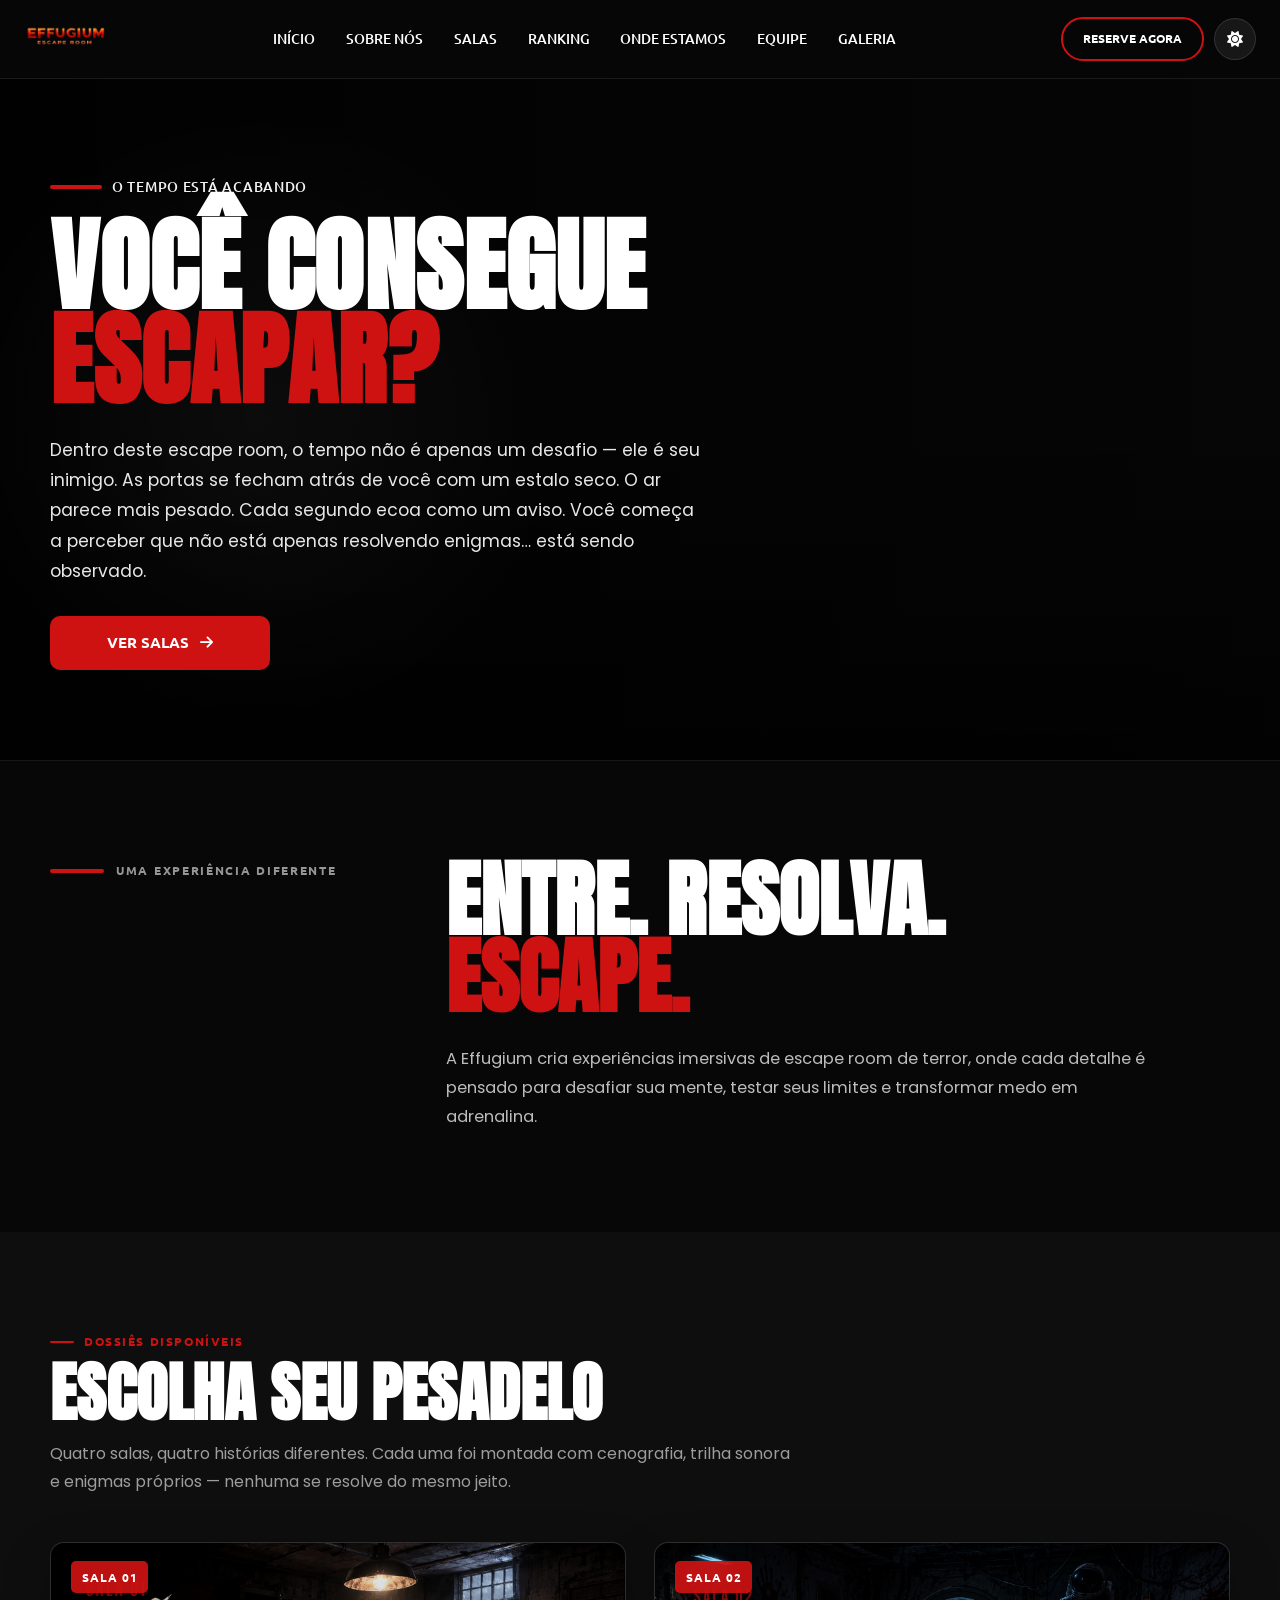
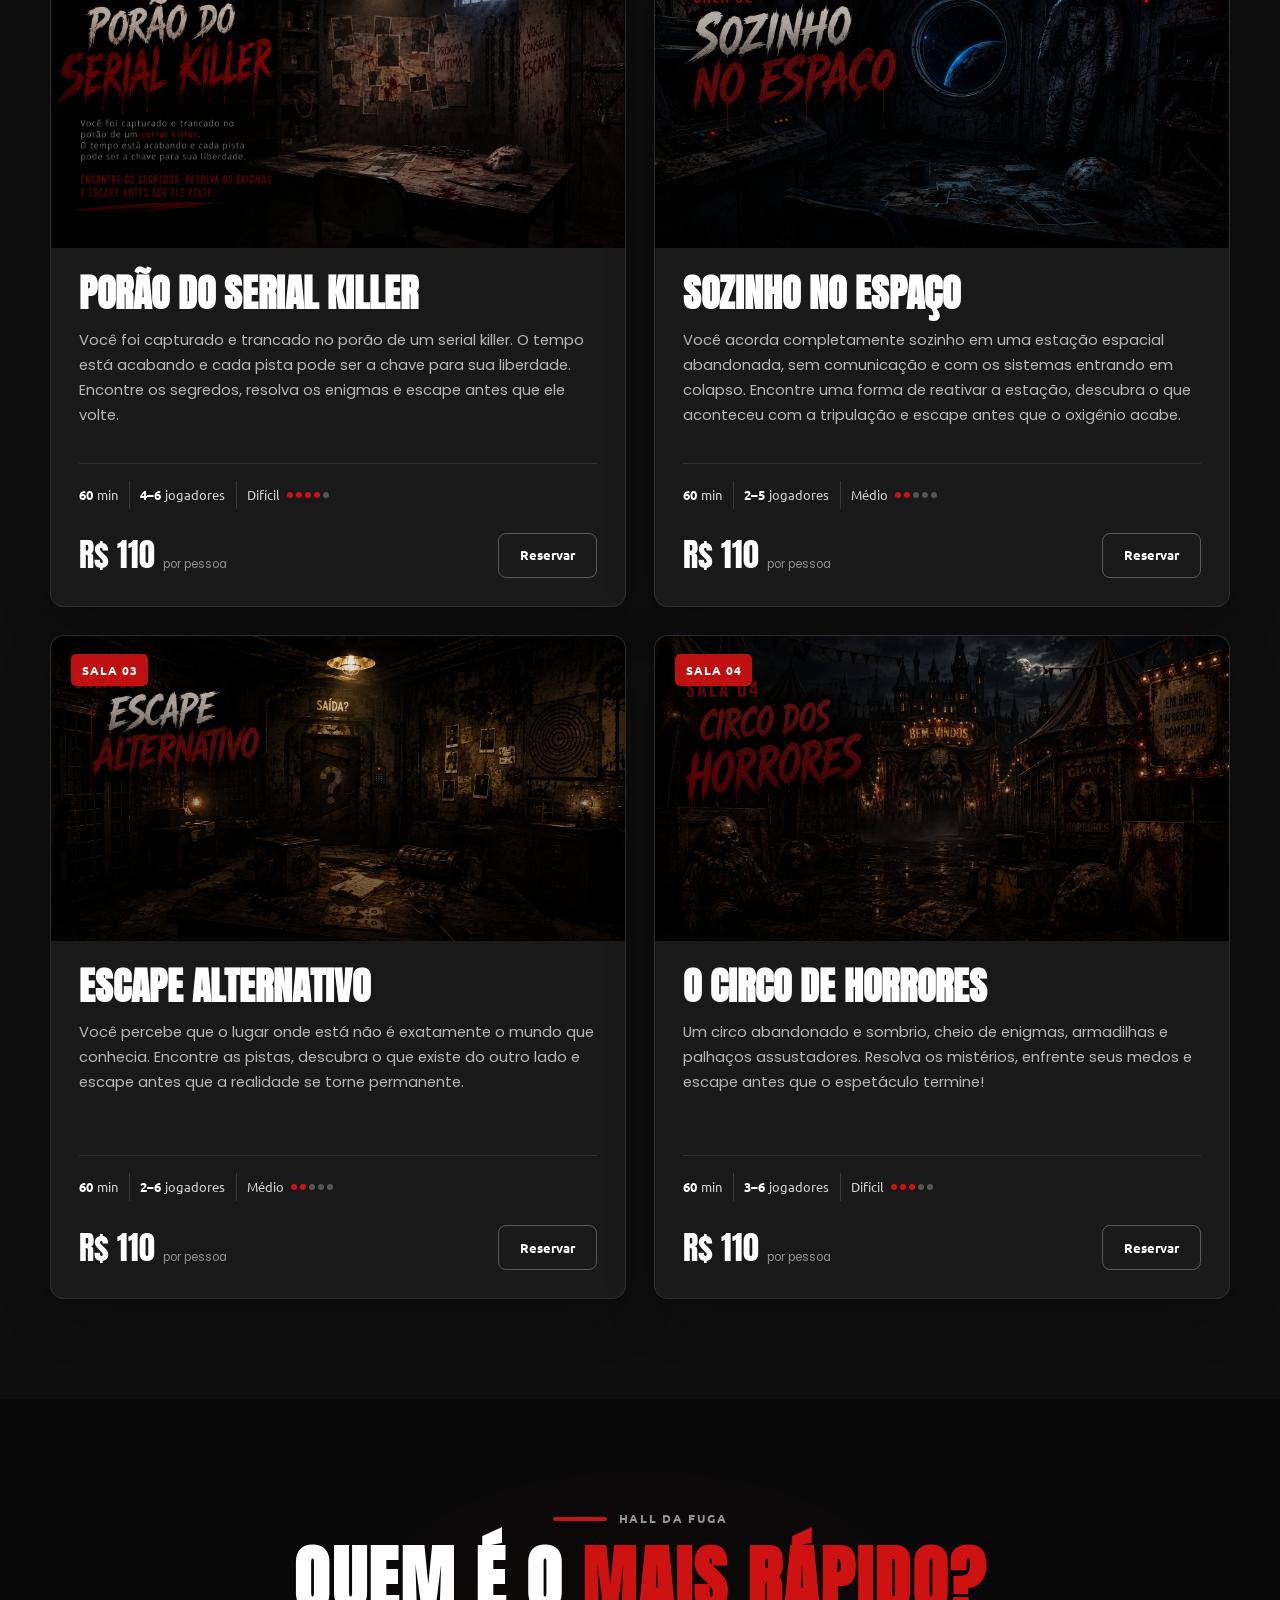
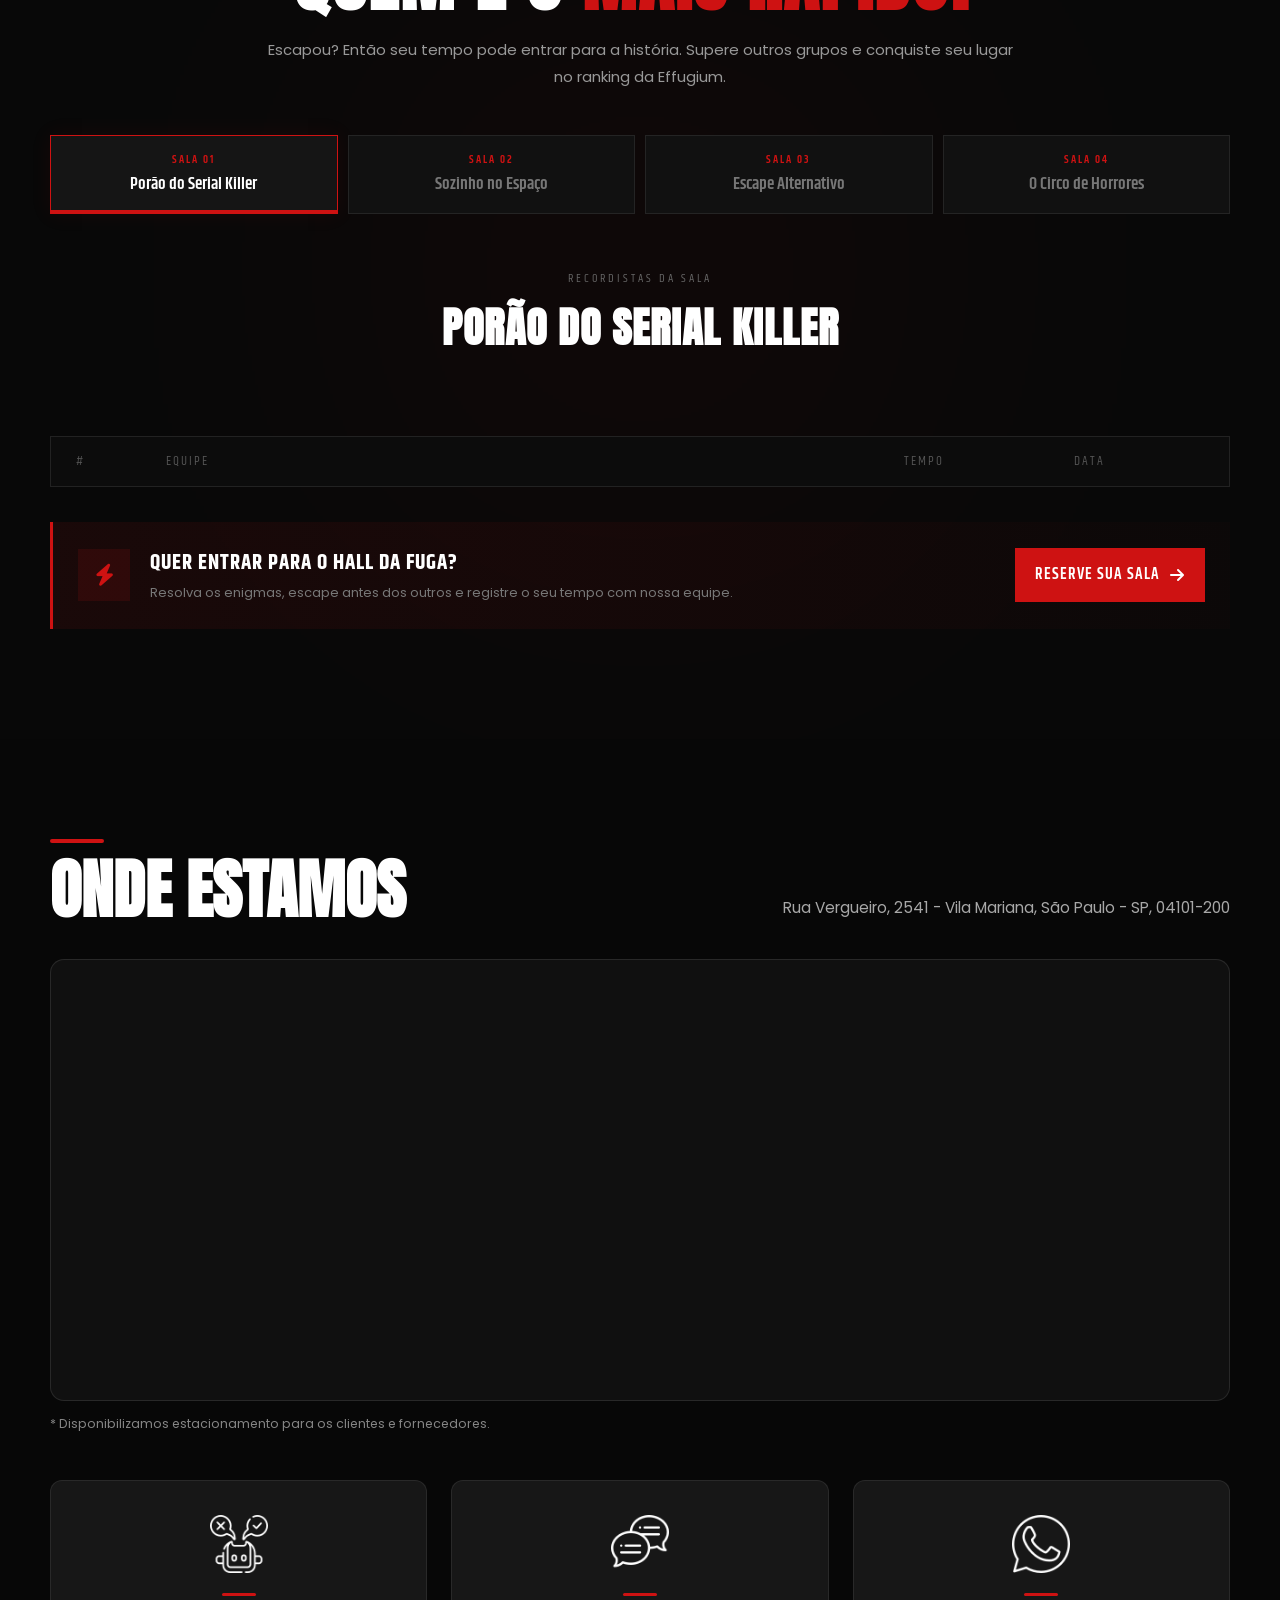
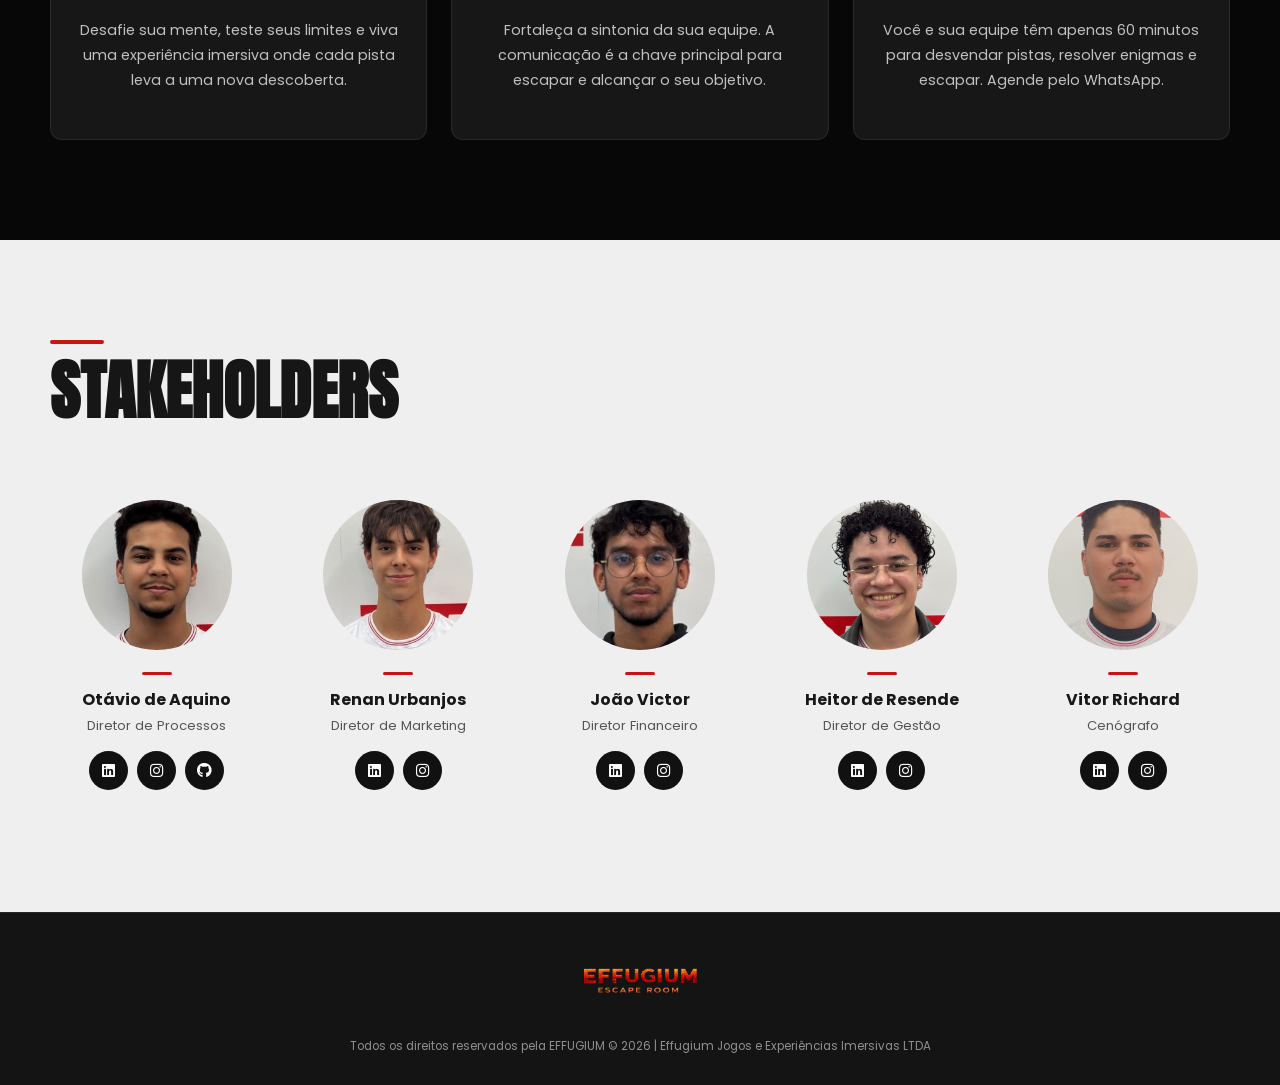
<file: index.html>
<!DOCTYPE html>
<html lang="pt-BR">
<head>
    <meta charset="UTF-8">
    <meta name="viewport" content="width=device-width, initial-scale=1.0">
    <meta name="description" content="Effugium - Escape Room de terror. Desafie sua mente, supere seus limites e escape antes que o tempo acabe.">
    <title>Effugium | Escape Room</title>

    <link rel="icon" href="sources/images/icons/toma-de-decisiones.png" type="image/png">

    <link href="https://fonts.googleapis.com/css2?family=Anton&family=Khand:wght@300;400;500;600&family=Poppins:wght@300;400;500;600;700&family=Ubuntu:wght@300;400;500;700&display=swap" rel="stylesheet">
    <link rel="stylesheet" href="https://cdnjs.cloudflare.com/ajax/libs/font-awesome/6.7.2/css/all.min.css">
    <link rel="stylesheet" href="styles/styles.css">
</head>

<body>

    <a class="skip-link" href="#salas">Pular para o conteúdo</a>

    <!-- ================= HEADER ================= -->
    <header class="header">
        <div class="header-container">

            <a class="brand" href="index.html" aria-label="Effugium - Início">
                <img class="logo" src="sources/images/effugium1.png" alt="Logo Effugium">
            </a>

            <nav class="nav-menu" id="main-nav" aria-label="Navegação principal">
                <a class="nav-item" href="index.html">INÍCIO</a>
                <a class="nav-item" href="#about">SOBRE NÓS</a>
                <a class="nav-item" href="#salas">SALAS</a>
                <a class="nav-item" href="#ranking">RANKING</a>
                <a class="nav-item" href="#localization">ONDE ESTAMOS</a>
                <a class="nav-item" href="#team">EQUIPE</a>
                <a class="nav-item" href="galeria.html">GALERIA</a>

                <a class="mobile-reserve" href="reservar.html" rel="noopener noreferrer">
                    RESERVE AGORA
                </a>

                <button class="theme-btn mobile-theme" id="theme-toggle-mobile" type="button" aria-label="Alterar tema">
                    <i class="fa-solid fa-sun"></i>
                </button>
            </nav>

            <div class="header-actions">
                <a class="reserve-button" href="reservar.html" rel="noopener noreferrer">
                    RESERVE AGORA
                </a>

                <button class="theme-btn" id="theme-toggle" type="button" aria-label="Alterar tema">
                    <i class="fa-solid fa-sun"></i>
                </button>

                <button class="hamburger" id="menu-toggle" type="button"
                        aria-label="Abrir menu"
                        aria-controls="main-nav"
                        aria-expanded="false">
                    <span></span>
                    <span></span>
                    <span></span>
                </button>
            </div>
        </div>
    </header>

    <main>

        <!-- ================= HERO ================= -->
        <section class="hero" aria-label="Apresentação Effugium">
            <div class="hero-overlay"></div>

            <div class="hero-content">
                <div class="hero-badge">
                    <span></span>
                    O TEMPO ESTÁ ACABANDO
                </div>

                <h1>Você consegue<br><strong>escapar?</strong></h1>

                <p>
                    Dentro deste escape room, o tempo não é apenas um desafio — ele é seu inimigo.
                    As portas se fecham atrás de você com um estalo seco. O ar parece mais pesado.
                    Cada segundo ecoa como um aviso. Você começa a perceber que não está apenas
                    resolvendo enigmas… está sendo observado.
                </p>

                <a class="hero-button" href="#salas">
                    VER SALAS
                    <i class="fa-solid fa-arrow-right"></i>
                </a>
            </div>
        </section>

        <!-- ================= SOBRE ================= -->
        <section class="about-intro" id="about">
            <div class="container about-intro-grid">

                <div class="section-label">
                    <span class="red-line"></span>
                    <p>UMA EXPERIÊNCIA DIFERENTE</p>
                </div>

                <div class="about-intro-content">
                    <h2>Entre. Resolva.<br><span>Escape.</span></h2>
                    <p>
                        A Effugium cria experiências imersivas de escape room de terror,
                        onde cada detalhe é pensado para desafiar sua mente, testar seus limites
                        e transformar medo em adrenalina.
                    </p>
                </div>

            </div>
        </section>

        <!-- ================= SALAS ================= -->
        <section class="rooms-section" id="salas">
            <div class="container">

                <div class="section-head">
                    <p class="eyebrow">Dossiês disponíveis</p>
                    <h2>Escolha seu pesadelo</h2>
                    <p>
                        Quatro salas, quatro histórias diferentes. Cada uma foi montada com
                        cenografia, trilha sonora e enigmas próprios — nenhuma se resolve do mesmo jeito.
                    </p>
                </div>

                <div class="rooms-grid">

                    <!-- SALA 01 -->
                    <article class="room-card">
                        <div class="room-image-wrap">
                            <img class="room-image"
                                 src="sources/images/sala1.1.png"
                                 alt="Sala 01 - Porão do Serial Killer"
                                 loading="lazy">
                            <span class="room-number">SALA 01</span>
                        </div>

                        <div class="room-body">
                            <h3>Porão do Serial Killer</h3>
                            <p>
                                Você foi capturado e trancado no porão de um serial killer.
                                O tempo está acabando e cada pista pode ser a chave para sua liberdade.
                                Encontre os segredos, resolva os enigmas e escape antes que ele volte.
                            </p>

                            <div class="room-meta">
                                <span><strong>60</strong> min</span>
                                <span><strong>4–6</strong> jogadores</span>
                                <span class="difficulty">
                                    Difícil
                                    <span class="dots" aria-label="4 de 5 de dificuldade">
                                        <i class="on"></i><i class="on"></i><i class="on"></i><i class="on"></i><i></i>
                                    </span>
                                </span>
                            </div>

                            <div class="room-footer">
                                <span class="room-price">R$ 110 <small>por pessoa</small></span>
                                <a href="reservar.html" rel="noopener noreferrer" class="btn btn-outline">Reservar</a>
                            </div>
                        </div>
                    </article>

                    <!-- SALA 02 -->
                    <article class="room-card room-card-space">
                        <div class="room-image-wrap">
                            <img class="room-image"
                                 src="sources/images/sala2.2.png"
                                 alt="Sala 02 - Sozinho no Espaço"
                                 loading="lazy">
                            <span class="room-number">SALA 02</span>
                        </div>

                        <div class="room-body">
                            <h3>Sozinho no Espaço</h3>
                            <p>
                                Você acorda completamente sozinho em uma estação espacial abandonada,
                                sem comunicação e com os sistemas entrando em colapso. Encontre uma forma
                                de reativar a estação, descubra o que aconteceu com a tripulação e escape
                                antes que o oxigênio acabe.
                            </p>

                            <div class="room-meta">
                                <span><strong>60</strong> min</span>
                                <span><strong>2–5</strong> jogadores</span>
                                <span class="difficulty">
                                    Médio
                                    <span class="dots" aria-label="5 de 5 de dificuldade">
                                        <i class="on"></i><i class="on"></i><i class="off"></i><i class="off"></i><i class="off"></i>
                                    </span>
                                </span>
                            </div>

                            <div class="room-footer">
                                <span class="room-price">R$ 110 <small>por pessoa</small></span>
                                <a href="reservar.html" rel="noopener noreferrer" class="btn btn-outline">Reservar</a>
                            </div>
                        </div>
                    </article>

                    <!-- SALA 03 -->
                    <article class="room-card">
                        <div class="room-image-wrap">
                            <img class="room-image"
                                 src="sources/images/sala3.3.png"
                                 alt="Sala 03 - Escape Alternativo"
                                 loading="lazy">
                            <span class="room-number">SALA 03</span>
                        </div>

                        <div class="room-body">
                            <h3>Escape Alternativo</h3>
                            <p>
                                Você percebe que o lugar onde está não é exatamente o mundo que conhecia.
                                Encontre as pistas, descubra o que existe do outro lado e escape antes que
                                a realidade se torne permanente.
                            </p>

                            <div class="room-meta">
                                <span><strong>60</strong> min</span>
                                <span><strong>2–6</strong> jogadores</span>
                                <span class="difficulty">
                                    Médio
                                    <span class="dots" aria-label="2 de 5 de dificuldade">
                                        <i class="on"></i><i class="on"></i><i></i><i></i><i></i>
                                    </span>
                                </span>
                            </div>

                            <div class="room-footer">
                                <span class="room-price">R$ 110 <small>por pessoa</small></span>
                                <a href="reservar.html" rel="noopener noreferrer" class="btn btn-outline">Reservar</a>
                            </div>
                        </div>
                    </article>

                    <!-- SALA 04 -->
                    <article class="room-card">
                        <div class="room-image-wrap">
                            <img class="room-image"
                                 src="sources/images/sala4.5.png"
                                 alt="Sala 04 - O circo de horrores"
                                 loading="lazy">
                            <span class="room-number">SALA 04</span>
                        </div>

                        <div class="room-body">
                            <h3>O Circo de Horrores</h3>
                            <p>
                               Um circo abandonado e sombrio, cheio de enigmas, armadilhas e palhaços assustadores. Resolva os mistérios, enfrente seus medos e escape antes que o espetáculo termine!
                            </p>

                            <div class="room-meta">
                                <span><strong>60</strong> min</span>
                                <span><strong>3–6</strong> jogadores</span>
                                <span class="difficulty">
                                    Difícil
                                    <span class="dots" aria-label="3 de 5 de dificuldade">
                                        <i class="on"></i><i class="on"></i><i class="on"></i><i></i><i></i>
                                    </span>
                                </span>
                            </div>

                            <div class="room-footer">
                                <span class="room-price">R$ 110 <small>por pessoa</small></span>
                                <a href="reservar.html"  rel="noopener noreferrer" class="btn btn-outline">Reservar</a>
                            </div>
                        </div>
                    </article>

                </div>
            </div>
        </section>
<!-- ================= RANKING ================= -->
<section class="ranking-section" id="ranking">

    <div class="container">

        <div class="ranking-heading">

            <div class="section-label">
                <span class="red-line"></span>
                <p>HALL DA FUGA</p>
            </div>

            <h2>
                QUEM É O <span>MAIS RÁPIDO?</span>
            </h2>

            <p>
                Escapou? Então seu tempo pode entrar para a história.
                Supere outros grupos e conquiste seu lugar no ranking da Effugium.
            </p>

        </div>


        <!-- SELEÇÃO DAS SALAS -->
        <div class="ranking-tabs">

            <button class="ranking-tab active" data-room="serial">
                <span>SALA 01</span>
                Porão do Serial Killer
            </button>

            <button class="ranking-tab" data-room="espaco">
                <span>SALA 02</span>
                Sozinho no Espaço
            </button>

            <button class="ranking-tab" data-room="alternativo">
                <span>SALA 03</span>
                Escape Alternativo
            </button>

            <button class="ranking-tab" data-room="circo">
                <span>SALA 04</span>
                O Circo de Horrores
            </button>

        </div>


        <!-- SALA ATUAL -->
        <div class="ranking-room-title">

            <span>RECORDISTAS DA SALA</span>

            <h3 id="ranking-room-name">
                PORÃO DO SERIAL KILLER
            </h3>

        </div>


        <!-- PODIUM -->
        <div class="ranking-podium" id="ranking-podium">

            <!-- preenchido pelo JS -->

        </div>


        <!-- DEMAIS POSIÇÕES -->
        <div class="ranking-table">

            <div class="ranking-table-head">

                <span>#</span>
                <span>EQUIPE</span>
                <span>TEMPO</span>
                <span>DATA</span>

            </div>

            <div id="ranking-list">

                <!-- preenchido pelo JS -->

            </div>

        </div>


        <!-- CTA -->
        <div class="ranking-cta">

            <div class="ranking-cta-icon">
                <i class="fa-solid fa-bolt"></i>
            </div>

            <div class="ranking-cta-text">

                <h3>
                    QUER ENTRAR PARA O HALL DA FUGA?
                </h3>

                <p>
                    Resolva os enigmas, escape antes dos outros
                    e registre o seu tempo com nossa equipe.
                </p>

            </div>

            <a
                href="#salas"
                rel="noopener noreferrer"
                class="ranking-cta-button">

                RESERVE SUA SALA
                <i class="fa-solid fa-arrow-right"></i>

            </a>

        </div>

    </div>

</section>
        <!-- ================= LOCALIZAÇÃO / EXPERIÊNCIA ================= -->
        <section class="location-section" id="localization">
            <div class="container">

                <div class="location-heading">
                    <div>
                        <span class="red-line"></span>
                        <h2>Onde estamos</h2>
                    </div>

                    <p>
                        Rua Vergueiro, 2541 - Vila Mariana, São Paulo - SP, 04101-200
                    </p>
                </div>

                <div class="map-wrap">
    <iframe
        src="https://www.google.com/maps?q=-23.58369831176627,-46.63652760386633&z=16&output=embed"
        width="600"
        height="450"
        style="border:0;"
        allowfullscreen=""
        loading="lazy"
        referrerpolicy="no-referrer-when-downgrade">
    </iframe>
</div>

                <p class="location-note">
                    * Disponibilizamos estacionamento para os clientes e fornecedores.
                </p>

                <div class="experience-grid">

                    <div class="experience-card">
                        <img src="sources/images/icons/toma-de-decisiones.png" alt="">
                        <span></span>
                        <p>
                            Desafie sua mente, teste seus limites e viva uma experiência
                            imersiva onde cada pista leva a uma nova descoberta.
                        </p>
                    </div>

                    <div class="experience-card">
                        <img src="sources/images/icons/burbuja-de-dialogo.png" alt="">
                        <span></span>
                        <p>
                            Fortaleça a sintonia da sua equipe. A comunicação é a chave
                            principal para escapar e alcançar o seu objetivo.
                        </p>
                    </div>

                    <div class="experience-card">
                        <img src="sources/images/icons/whatsapp.png" alt="">
                        <span></span>
                        <p>
                            Você e sua equipe têm apenas 60 minutos para desvendar pistas,
                            resolver enigmas e escapar. Agende pelo WhatsApp.
                        </p>
                    </div>

                </div>
            </div>
        </section>

        <!-- ================= EQUIPE ================= -->
        <section class="team-section" id="team">
            <div class="container">

                <div class="team-heading">
                    <span class="red-line"></span>
                    <h2>Stakeholders</h2>
                </div>

                <div class="team-grid">

                    <article class="team-card">
                        <img src="sources/images/otaviocerto.jpeg" alt="Otávio de Aquino" loading="lazy">
                        <span class="team-line"></span>
                        <h3>Otávio de Aquino</h3>
                        <p>Diretor de Processos</p>
                        <div class="social">
                            <a href="https://www.linkedin.com/in/otavio-de-aquino-dos-santos-a852a2246/" target="_blank" rel="noopener noreferrer" aria-label="LinkedIn de Otávio"><i class="fab fa-linkedin"></i></a>
                            <a href="https://www.instagram.com/_otavioaquino/" target="_blank" rel="noopener noreferrer" aria-label="Instagram de Otávio"><i class="fab fa-instagram"></i></a>
                            <a href="https://github.com/AquinoOtavio" target="_blank" rel="noopener noreferrer" aria-label="GitHub de Otávio"><i class="fab fa-github"></i></a>
                        </div>
                    </article>

                    <article class="team-card">
                        <img src="sources/images/renan.jpeg" alt="Renan Urbanjos" loading="lazy">
                        <span class="team-line"></span>
                        <h3>Renan Urbanjos</h3>
                        <p>Diretor de Marketing</p>
                        <div class="social">
                            <a href="https://www.linkedin.com/in/renan-urbanjos-b66a21352/" target="_blank" rel="noopener noreferrer" aria-label="LinkedIn"><i class="fab fa-linkedin"></i></a>
                            <a href="https://www.instagram.com/ray._o_ranger/" target="_blank" rel="noopener noreferrer" aria-label="Instagram de Renan"><i class="fab fa-instagram"></i></a>
                            
                        </div>
                    </article>

                    <article class="team-card">
                        <img src="sources/images/joao.jpeg" alt="João Victor" loading="lazy">
                        <span class="team-line"></span>
                        <h3>João Victor</h3>
                        <p>Diretor Financeiro</p>
                        <div class="social">
                            <a href="https://www.linkedin.com/in/joao-alves-78b938341/" target="_blank" rel="noopener noreferrer" aria-label="LinkedIn"><i class="fab fa-linkedin"></i></a>
                            <a href="https://www.instagram.com/jv.as007/" target="_blank" rel="noopener noreferrer" aria-label="Instagram de João Victor"><i class="fab fa-instagram"></i></a>
                            
                        </div>
                    </article>

                    <article class="team-card">
                        <img src="sources/images/heitorcerto.jpeg" alt="Heitor de Resende" loading="lazy">
                        <span class="team-line"></span>
                        <h3>Heitor de Resende</h3>
                        <p>Diretor de Gestão</p>
                        <div class="social">
                            <a href="https://www.linkedin.com/in/otavio-aquino-a852a2246/" target="_blank" rel="noopener noreferrer" aria-label="LinkedIn"><i class="fab fa-linkedin"></i></a>
                            <a href="https://www.instagram.com/hro_1904/" target="_blank" rel="noopener noreferrer" aria-label="Instagram de Heitor"><i class="fab fa-instagram"></i></a>
                            
                        </div>
                    </article>

                    <article class="team-card">
                        
                       <img src="sources/images/vitor.jpg" alt="Heitor de Resende" loading="lazy">
                        <span class="team-line"></span>
                        <h3>Vitor Richard</h3>
                        <p>Cenógrafo</p>
                        <div class="social">
                            <a href="https://www.linkedin.com/in/vitor-pereira-ba7507297/" target="_blank" rel="noopener noreferrer" aria-label="LinkedIn"><i class="fab fa-linkedin"></i></a>
                            <a href="https://www.instagram.com/eubrzin/" target="_blank" rel="noopener noreferrer" aria-label="Instagram de Vitor Richard"><i class="fab fa-instagram"></i></a>
                            
                        </div>
                    </article>

                </div>
            </div>
        </section>

    </main>

    <!-- ================= FOOTER ================= -->
    <footer class="footer">
        <img src="sources/images/effugium1.png" alt="Effugium" class="footer-logo">
        <p>Todos os direitos reservados pela EFFUGIUM © 2026 | Effugium Jogos e Experiências Imersivas LTDA</p>
    </footer>

    <!-- VLibras -->
    <div vw class="enabled">
        <div vw-access-button class="active"></div>
        <div vw-plugin-wrapper>
            <div class="vw-plugin-top-wrapper"></div>
        </div>
    </div>

    <script src="https://vlibras.gov.br/app/vlibras-plugin.js"></script>

    <script>
        // VLibras
        new window.VLibras.Widget('https://vlibras.gov.br/app');

        // ================= MENU MOBILE =================
        const menuToggle = document.getElementById('menu-toggle');
        const mainNav = document.getElementById('main-nav');

        function closeMenu() {
            mainNav.classList.remove('open');
            menuToggle.classList.remove('active');
            menuToggle.setAttribute('aria-expanded', 'false');
        }

        menuToggle.addEventListener('click', () => {
            const isOpen = mainNav.classList.toggle('open');
            menuToggle.classList.toggle('active', isOpen);
            menuToggle.setAttribute('aria-expanded', String(isOpen));
        });

        document.querySelectorAll('.nav-item, .mobile-reserve').forEach(link => {
            link.addEventListener('click', closeMenu);
        });

        window.addEventListener('resize', () => {
            if (window.innerWidth > 920) {
                closeMenu();
            }
        });

        // ================= TEMA =================
        const themeButtons = [
            document.getElementById('theme-toggle'),
            document.getElementById('theme-toggle-mobile')
        ];

        function updateThemeIcons() {
            const isLight = document.body.classList.contains('light');

            themeButtons.forEach(button => {
                if (!button) return;
                button.innerHTML = isLight
                    ? '<i class="fa-solid fa-moon"></i>'
                    : '<i class="fa-solid fa-sun"></i>';
            });
        }

        function setTheme(theme) {
            document.body.classList.toggle('light', theme === 'light');
            localStorage.setItem('theme', theme);
            updateThemeIcons();
        }

        const savedTheme = localStorage.getItem('theme');
        setTheme(savedTheme === 'light' ? 'light' : 'dark');

        themeButtons.forEach(button => {
            if (!button) return;
            button.addEventListener('click', () => {
                setTheme(document.body.classList.contains('light') ? 'dark' : 'light');
            });
        });

        // ================= SCROLL SUAVE =================
        document.querySelectorAll('a[href^="#"]').forEach(anchor => {
            anchor.addEventListener('click', function (event) {
                const target = document.querySelector(this.getAttribute('href'));
                if (!target) return;

                event.preventDefault();
                target.scrollIntoView({
                    behavior: 'smooth',
                    block: 'start'
                });
            });
        });


    // ================= RANKING =================

const rankingData = {

    serial: {
        name: "PORÃO DO SERIAL KILLER",

        players: [
            {
                team: "Os Sobreviventes",
                time: 2945, // 49:05
                date: "08/09/2026"
            },
            {
                team: "Equipe Sem Medo",
                time: 3158, // 52:38
                date: "05/09/2026"
            },
            {
                team: "Fugitivos SP",
                time: 3284, // 54:44
                date: "31/08/2026"
            },
            {
                team: "Os Investigadores",
                time: 3427, // 57:07
                date: "28/08/2026"
            },
            {
                team: "Time X",
                time: 3519, // 58:39
                date: "25/08/2026"
            },
            {
                team: "Os Desesperados",
                time: 3568, // 59:28
                date: "20/08/2026"
            }
        ]
    },


    espaco: {
        name: "SOZINHO NO ESPAÇO",

        players: [
            {
                team: "Apollo 5",
                time: 3012, // 50:12
                date: "09/09/2026"
            },
            {
                team: "Cosmonautas",
                time: 3176, // 52:56
                date: "06/09/2026"
            },
            {
                team: "Tripulação 404",
                time: 3298, // 54:58
                date: "01/09/2026"
            },
            {
                team: "Galácticos",
                time: 3441, // 57:21
                date: "29/08/2026"
            },
            {
                team: "Space Hunters",
                time: 3527, // 58:47
                date: "24/08/2026"
            }
        ]
    },


    alternativo: {
        name: "ESCAPE ALTERNATIVO",

        players: [
            {
                team: "Os Escolhidos",
                time: 2864, // 47:44
                date: "07/09/2026"
            },
            {
                team: "Realidade 404",
                time: 3048, // 50:48
                date: "04/09/2026"
            },
            {
                team: "Outra Dimensão",
                time: 3215, // 53:35
                date: "30/08/2026"
            },
            {
                team: "Mandela",
                time: 3389, // 56:29
                date: "27/08/2026"
            },
            {
                team: "Skywalkers",
                time: 3542, // 59:02
                date: "22/08/2026"
            }
        ]
    },


    circo: {
        name: "O CIRCO DE HORRORES",

        players: [
            {
                team: "Os Palhaços",
                time: 2998, // 49:58
                date: "08/09/2026"
            },
            {
                team: "Circo Sombrio",
                time: 3164, // 52:44
                date: "03/09/2026"
            },
            {
                team: "Último Espetáculo",
                time: 3317, // 55:17
                date: "30/08/2026"
            },
            {
                team: "A Plateia",
                time: 3456, // 57:36
                date: "26/08/2026"
            },
            {
                team: "Sem Saída",
                time: 3575, // 59:35
                date: "21/08/2026"
            }
        ]
    }

};


const rankingTabs = document.querySelectorAll(".ranking-tab");
const rankingRoomName = document.getElementById("ranking-room-name");
const rankingPodium = document.getElementById("ranking-podium");
const rankingList = document.getElementById("ranking-list");


function formatRankingTime(seconds) {

    const minutes = Math.floor(seconds / 60);

    const remainingSeconds = seconds % 60;

    return `${String(minutes).padStart(2, "0")}:${String(remainingSeconds).padStart(2, "0")}`;
}


function renderRanking(room) {

    const data = rankingData[room];

    if (!data) return;


    const players = [...data.players].sort(
        (a, b) => a.time - b.time
    );


    rankingRoomName.textContent = data.name;


    // ================= PODIUM =================

    rankingPodium.innerHTML = "";

    const podiumPlayers = players.slice(0, 3);

    const medals = ["🥇", "🥈", "🥉"];

    const classes = [
        "first",
        "second",
        "third"
    ];

    const positions = [
        "1º LUGAR",
        "2º LUGAR",
        "3º LUGAR"
    ];


    podiumPlayers.forEach((player, index) => {

        const card = document.createElement("div");

        card.className = `ranking-card ${classes[index]}`;

        card.innerHTML = `

            <div class="ranking-medal">
                ${medals[index]}
            </div>

            <div class="ranking-position">
                ${positions[index]}
            </div>

            <div class="ranking-team">
                ${player.team}
            </div>

            <div class="ranking-time">
                ${formatRankingTime(player.time)}
            </div>

        `;

        rankingPodium.appendChild(card);

    });


    // ================= LISTA =================

    rankingList.innerHTML = "";


    players.slice(3).forEach((player, index) => {

        const position = index + 4;

        const row = document.createElement("div");

        row.className = "ranking-row";

        row.innerHTML = `

            <div class="ranking-number">
                ${position}º
            </div>

            <div class="ranking-team-name">
                ${player.team}
            </div>

            <div class="ranking-row-time">
                ${formatRankingTime(player.time)}
            </div>

            <div class="ranking-date">
                ${player.date}
            </div>

        `;

        rankingList.appendChild(row);

    });

}


rankingTabs.forEach(tab => {

    tab.addEventListener("click", () => {

        rankingTabs.forEach(item => {
            item.classList.remove("active");
        });

        tab.classList.add("active");

        renderRanking(tab.dataset.room);

    });

});


renderRanking("serial");

    </script>

</body>
</html>
</file>
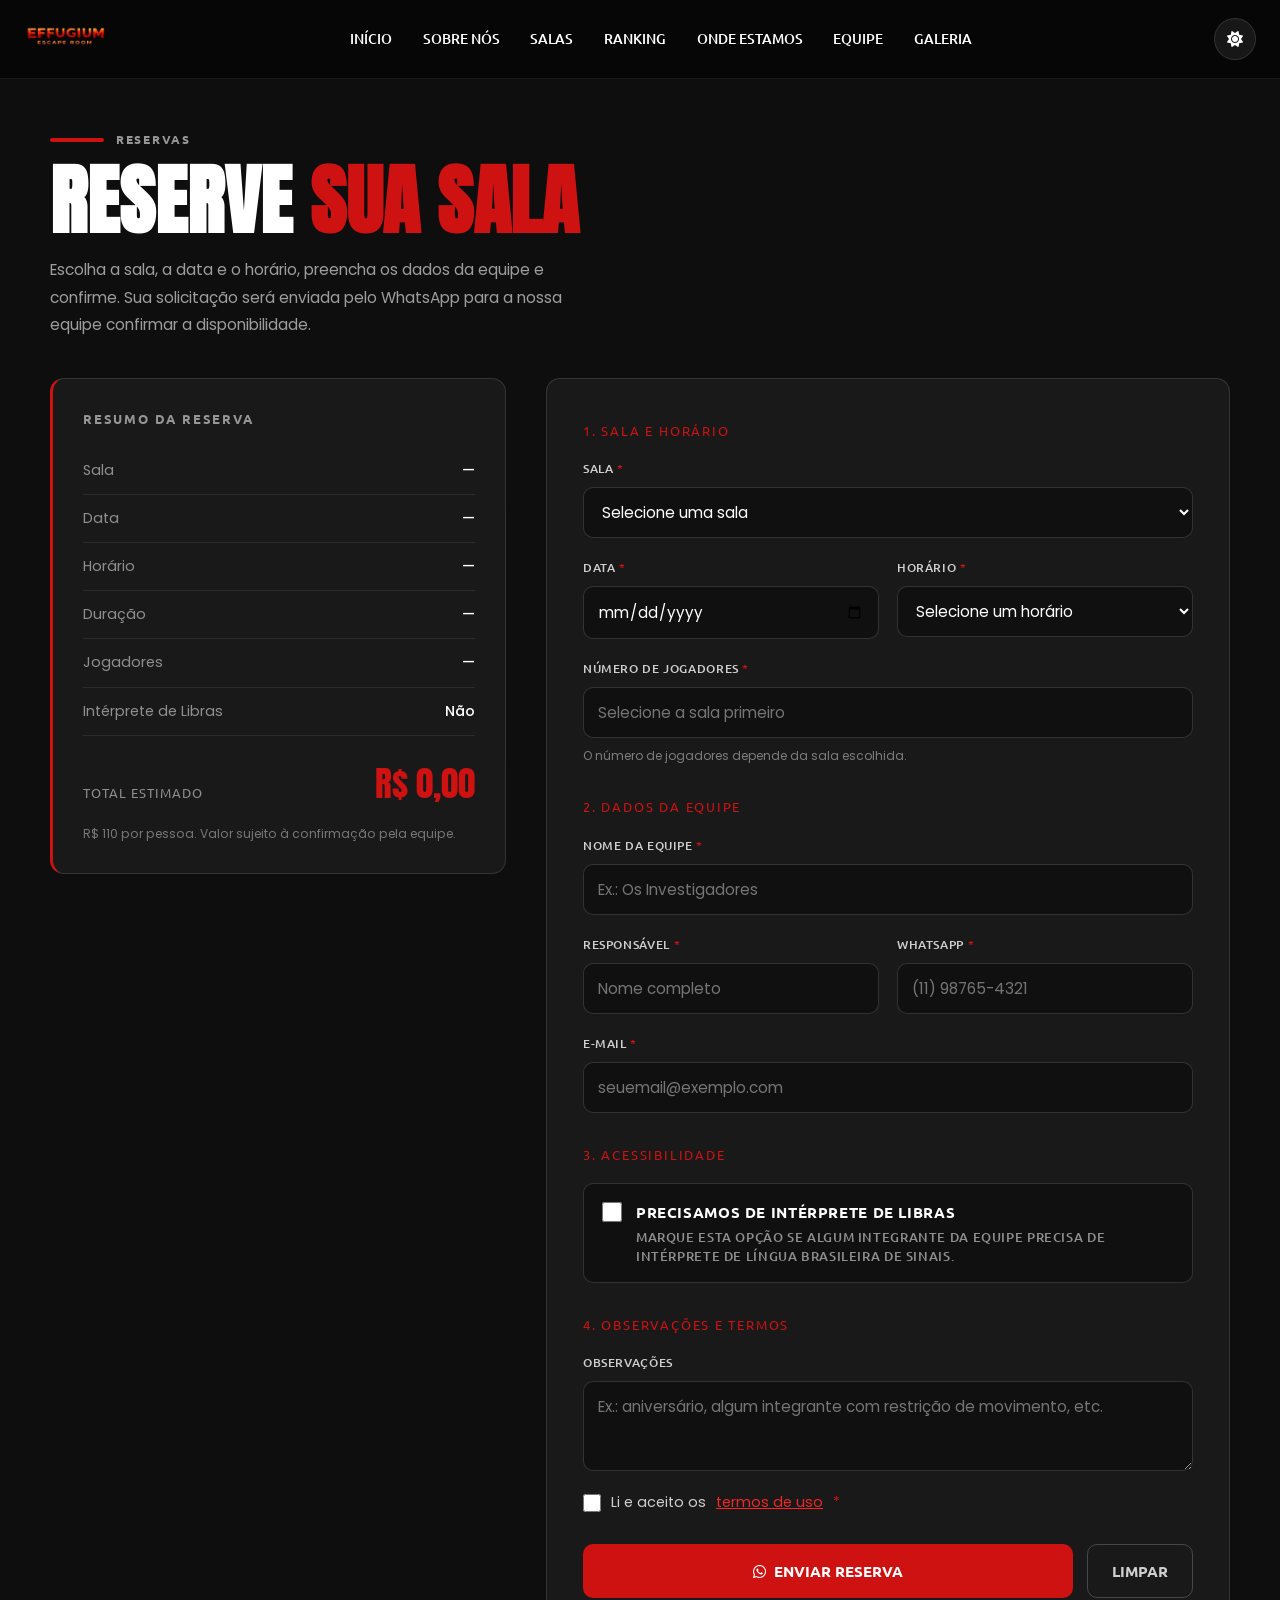
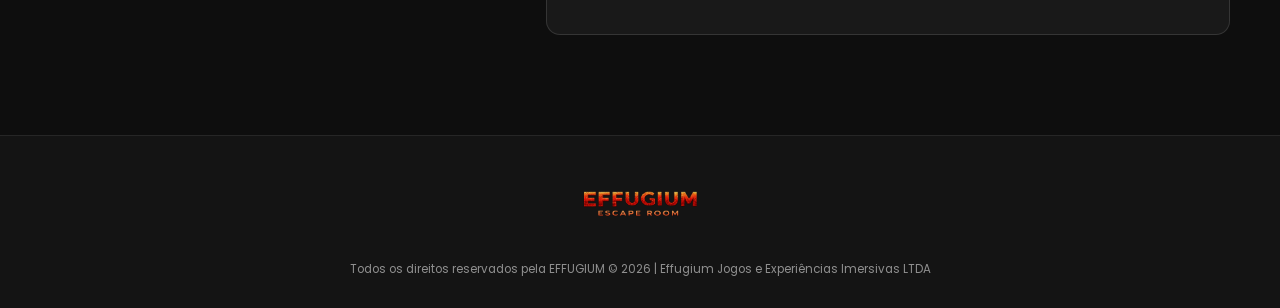
<file: reservar.html>
<!DOCTYPE html>
<html lang="pt-BR">
<head>
    <meta charset="UTF-8">
    <meta name="viewport" content="width=device-width, initial-scale=1.0">
    <meta name="description" content="Reserve sua sala na Effugium. Escolha a sala, data, horário e informe se precisa de intérprete de Libras.">
    <title>Reservar Sala | Effugium</title>

    <link rel="icon" href="sources/images/icons/toma-de-decisiones.png" type="image/png">

    <link href="https://fonts.googleapis.com/css2?family=Anton&family=Khand:wght@300;400;500;600&family=Poppins:wght@300;400;500;600;700&family=Ubuntu:wght@300;400;500;700&display=swap" rel="stylesheet">
    <link rel="stylesheet" href="https://cdnjs.cloudflare.com/ajax/libs/font-awesome/6.7.2/css/all.min.css">
    <link rel="stylesheet" href="styles/styles.css">

    <style>
        /* ================= PÁGINA DE RESERVA ================= */

        .reserva-page {
            min-height: 100vh;
            padding: 130px 0 100px;
            background: #0e0e0e;
        }

        .reserva-title {
            font-family: var(--display);
            font-size: clamp(3rem, 6vw, 5rem);
            line-height: 0.95;
            text-transform: uppercase;
            color: var(--white);
            margin-top: 16px;
        }

        .reserva-title span {
            color: var(--red);
        }

        .reserva-intro {
            max-width: 560px;
            margin-top: 18px;
            color: #9d9d9d;
            font-size: 0.97rem;
            line-height: 1.75;
        }

        .reserva-grid {
            display: grid;
            grid-template-columns: 0.8fr 1.2fr;
            gap: 40px;
            align-items: start;
        }

        /* RESUMO */

        .summary-card {
            position: sticky;
            top: 110px;
            padding: 30px;
            background: var(--black-card);
            border: 1px solid var(--line);
            border-left: 3px solid var(--red);
            border-radius: var(--radius);
        }

        .summary-card h2 {
            font-family: var(--nav);
            font-size: 0.8rem;
            letter-spacing: 0.14em;
            text-transform: uppercase;
            color: #969696;
            margin-bottom: 18px;
        }

        .summary-list {
            list-style: none;
        }

        .summary-list li {
            display: flex;
            justify-content: space-between;
            gap: 14px;
            padding: 12px 0;
            border-bottom: 1px solid rgba(255, 255, 255, 0.08);
            font-size: 0.9rem;
        }

        .summary-list li span:first-child {
            color: #8f8f8f;
        }

        .summary-list li span:last-child {
            color: var(--white);
            font-weight: 500;
            text-align: right;
        }

        .summary-total {
            margin-top: 20px;
            display: flex;
            justify-content: space-between;
            align-items: baseline;
        }

        .summary-total span:first-child {
            font-family: var(--nav);
            font-size: 0.8rem;
            color: #8f8f8f;
            text-transform: uppercase;
            letter-spacing: 0.08em;
        }

        .summary-total strong {
            font-family: var(--display);
            font-size: 2.2rem;
            font-weight: 400;
            color: var(--red);
        }

        .summary-note {
            margin-top: 12px;
            font-size: 0.76rem;
            color: #777;
        }

        /* FORMULÁRIO */

        .form-card {
            padding: 36px;
            background: var(--black-card);
            border: 1px solid var(--line);
            border-radius: var(--radius);
        }

        .form-section-title {
            font-family: var(--nav);
            font-size: 0.8rem;
            letter-spacing: 0.14em;
            text-transform: uppercase;
            color: var(--red);
            margin: 6px 0 18px;
        }

        .form-grid {
            display: grid;
            grid-template-columns: 1fr 1fr;
            gap: 20px 18px;
        }

        .field {
            display: flex;
            flex-direction: column;
            gap: 8px;
            min-width: 0;
        }

        .field.full {
            grid-column: 1 / -1;
        }

        .field label {
            font-family: var(--nav);
            font-size: 0.78rem;
            font-weight: 500;
            letter-spacing: 0.05em;
            text-transform: uppercase;
            color: #cfcfcf;
        }

        .field label .req {
            color: var(--red);
        }

        .field input,
        .field select,
        .field textarea {
            width: 100%;
            padding: 13px 14px;
            background: #101010;
            border: 1px solid rgba(255, 255, 255, 0.14);
            border-radius: 10px;
            color: var(--white);
            font-family: var(--body);
            font-size: 0.95rem;
            transition: border-color 0.2s ease, box-shadow 0.2s ease;
        }

        .field textarea {
            min-height: 90px;
            resize: vertical;
        }

        .field select option {
            background: #101010;
            color: #fff;
        }

        .field input:focus,
        .field select:focus,
        .field textarea:focus {
            outline: none;
            border-color: var(--red);
            box-shadow: 0 0 0 3px rgba(206, 18, 18, 0.2);
        }

        .hint {
            font-size: 0.75rem;
            color: #7d7d7d;
        }

        .error-msg {
            display: none;
            font-size: 0.75rem;
            color: var(--red-bright);
        }

        .field.invalid input,
        .field.invalid select,
        .field.invalid textarea {
            border-color: var(--red-bright);
        }

        .field.invalid .error-msg {
            display: block;
        }

        /* CHECKBOX */

        .checkbox-row {
            display: flex;
            gap: 14px;
            align-items: flex-start;
            padding: 16px 18px;
            background: #101010;
            border: 1px solid rgba(255, 255, 255, 0.14);
            border-radius: 10px;
            cursor: pointer;
        }

        .checkbox-row input[type="checkbox"] {
            width: 20px;
            height: 20px;
            flex-shrink: 0;
            margin-top: 2px;
            accent-color: var(--red);
            cursor: pointer;
        }

        .checkbox-row strong {
            display: block;
            font-weight: 600;
            color: var(--white);
            font-size: 0.95rem;
        }

        .checkbox-row small {
            display: block;
            margin-top: 3px;
            color: #8f8f8f;
            font-size: 0.8rem;
            line-height: 1.5;
        }

        .interprete-box {
            display: none;
            margin-top: 12px;
            padding: 16px 18px;
            border-left: 3px solid var(--red);
            background: rgba(206, 18, 18, 0.06);
            border-radius: 0 10px 10px 0;
            font-size: 0.85rem;
            color: #cfcfcf;
            line-height: 1.6;
        }

        .interprete-box.show {
            display: block;
        }

        .terms-row {
            display: flex;
            align-items: center;
            gap: 10px;
            flex-wrap: wrap;
            font-size: 0.9rem;
            color: #cfcfcf;
        }

        .terms-row input[type="checkbox"] {
            width: 18px;
            height: 18px;
            accent-color: var(--red);
            cursor: pointer;
        }

        .link-btn {
            background: none;
            border: none;
            padding: 0;
            color: var(--red-bright);
            text-decoration: underline;
            cursor: pointer;
            font: inherit;
        }

        .form-actions {
            display: grid;
            grid-template-columns: 1fr auto;
            gap: 14px;
            margin-top: 30px;
        }

        .btn-primary,
        .btn-ghost {
            min-height: 54px;
            padding: 13px 24px;
            border-radius: 10px;
            font-family: var(--nav);
            font-size: 0.92rem;
            font-weight: 600;
            cursor: pointer;
            border: none;
            transition: background 0.25s ease, transform 0.25s ease;
        }

        .btn-primary {
            background: var(--red);
            color: var(--white);
        }

        .btn-primary:hover {
            background: var(--red-dark);
            transform: translateY(-2px);
        }

        .btn-ghost {
            background: transparent;
            color: #cfcfcf;
            border: 1px solid rgba(255, 255, 255, 0.2);
        }

        .btn-ghost:hover {
            border-color: var(--red);
            color: var(--white);
        }

        .alert-success {
            display: none;
            margin-top: 20px;
            padding: 16px 18px;
            border-radius: 10px;
            background: rgba(40, 170, 90, 0.12);
            border: 1px solid rgba(40, 170, 90, 0.4);
            color: #cfeedd;
            font-size: 0.9rem;
            line-height: 1.6;
        }

        .alert-success.show {
            display: block;
        }

        /* MODAL DE TERMOS */

        .modal {
            position: fixed;
            inset: 0;
            z-index: 20000;
            display: none;
            align-items: center;
            justify-content: center;
            padding: 20px;
            background: rgba(0, 0, 0, 0.78);
        }

        .modal.open {
            display: flex;
        }

        .modal-box {
            width: 100%;
            max-width: 640px;
            max-height: 85vh;
            display: flex;
            flex-direction: column;
            background: #141414;
            border: 1px solid var(--line);
            border-top: 3px solid var(--red);
            border-radius: var(--radius);
        }

        .modal-head {
            display: flex;
            justify-content: space-between;
            align-items: center;
            padding: 20px 26px;
            border-bottom: 1px solid var(--line);
        }

        .modal-head h2 {
            font-family: var(--display);
            font-size: 1.8rem;
            font-weight: 400;
            text-transform: uppercase;
            color: var(--white);
        }

        .modal-close {
            width: 38px;
            height: 38px;
            border: none;
            border-radius: 50%;
            background: #222;
            color: var(--white);
            cursor: pointer;
        }

        .modal-body {
            padding: 22px 26px;
            overflow-y: auto;
        }

        .modal-body h3 {
            font-family: var(--nav);
            font-size: 0.92rem;
            font-weight: 600;
            color: var(--white);
            margin-top: 18px;
        }

        .modal-body h3:first-child {
            margin-top: 0;
        }

        .modal-body p {
            margin-top: 6px;
            font-size: 0.88rem;
            line-height: 1.7;
            color: #b7b7b7;
        }

        .modal-foot {
            display: flex;
            justify-content: flex-end;
            gap: 12px;
            padding: 18px 26px;
            border-top: 1px solid var(--line);
        }

        .modal-foot .btn-primary,
        .modal-foot .btn-ghost {
            min-height: 46px;
            padding: 10px 20px;
            font-size: 0.85rem;
        }

        body.modal-open {
            overflow: hidden;
        }

        /* MODO CLARO */

        body.light .reserva-page {
            background: #e9e9e9;
        }

        body.light .reserva-title {
            color: #151515;
        }

        body.light .reserva-intro {
            color: #5a5a5a;
        }

        body.light .summary-card,
        body.light .form-card {
            background: #ffffff;
            border-color: rgba(0, 0, 0, 0.09);
        }

        body.light .summary-list li {
            border-bottom-color: rgba(0, 0, 0, 0.08);
        }

        body.light .summary-list li span:first-child,
        body.light .summary-total span:first-child {
            color: #666;
        }

        body.light .summary-list li span:last-child {
            color: #171717;
        }

        body.light .field label,
        body.light .terms-row,
        body.light .checkbox-row strong {
            color: #222;
        }

        body.light .checkbox-row small,
        body.light .hint {
            color: #666;
        }

        body.light .field input,
        body.light .field select,
        body.light .field textarea,
        body.light .checkbox-row {
            background: #f7f7f7;
            color: #171717;
            border-color: rgba(0, 0, 0, 0.15);
        }

        body.light .field select option {
            background: #fff;
            color: #171717;
        }

        body.light .btn-ghost {
            color: #333;
            border-color: rgba(0, 0, 0, 0.2);
        }

        body.light .interprete-box {
            color: #333;
            background: rgba(206, 18, 18, 0.05);
        }

        body.light .modal-box {
            background: #ffffff;
        }

        body.light .modal-head h2 {
            color: #171717;
        }

        body.light .modal-close {
            background: #eee;
            color: #171717;
        }

        body.light .modal-body h3 {
            color: #171717;
        }

        body.light .modal-body p {
            color: #555;
        }

        /* RESPONSIVO */

        @media (max-width: 920px) {
            .reserva-page {
                padding-top: 100px;
            }

            .reserva-grid {
                grid-template-columns: 1fr;
                gap: 28px;
            }

            .summary-card {
                position: static;
            }
        }

        @media (max-width: 600px) {
            .reserva-page {
                padding: 90px 0 70px;
            }

            .form-card {
                padding: 24px 18px;
            }

            .form-grid {
                grid-template-columns: 1fr;
            }

            .form-actions {
                grid-template-columns: 1fr;
            }

            .modal-foot {
                flex-direction: column-reverse;
            }
        }
    </style>
</head>

<body>

    <a class="skip-link" href="#reserva">Pular para o formulário</a>

    <!-- ================= HEADER ================= -->
    <header class="header">
        <div class="header-container">

            <a class="brand" href="index.html" aria-label="Effugium - Início">
                <img class="logo" src="sources/images/effugium1.png" alt="Logo Effugium">
            </a>

            <nav class="nav-menu" id="main-nav" aria-label="Navegação principal">
                <a class="nav-item" href="index.html">INÍCIO</a>
                <a class="nav-item" href="index.html#about">SOBRE NÓS</a>
                <a class="nav-item" href="index.html#salas">SALAS</a>
                <a class="nav-item" href="index.html#ranking">RANKING</a>
                <a class="nav-item" href="index.html#localization">ONDE ESTAMOS</a>
                <a class="nav-item" href="index.html#team">EQUIPE</a>
                <a class="nav-item" href="galeria.html">GALERIA</a>

                <button class="theme-btn mobile-theme" id="theme-toggle-mobile" type="button" aria-label="Alterar tema">
                    <i class="fa-solid fa-sun"></i>
                </button>
            </nav>

            <div class="header-actions">
                <button class="theme-btn" id="theme-toggle" type="button" aria-label="Alterar tema">
                    <i class="fa-solid fa-sun"></i>
                </button>

                <button class="hamburger" id="menu-toggle" type="button"
                        aria-label="Abrir menu"
                        aria-controls="main-nav"
                        aria-expanded="false">
                    <span></span>
                    <span></span>
                    <span></span>
                </button>
            </div>
        </div>
    </header>
 <div vw class="enabled">
        <div vw-access-button class="active"></div>
        <div vw-plugin-wrapper>
            <div class="vw-plugin-top-wrapper"></div>
        </div>
    </div>

    <script src="https://vlibras.gov.br/app/vlibras-plugin.js"></script>
    <main class="reserva-page" id="reserva">
        <div class="container">

            <div class="section-label">
                <span class="red-line"></span>
                <p>RESERVAS</p>
            </div>

            <h1 class="reserva-title">Reserve <span>sua sala</span></h1>
            <p class="reserva-intro">
                Escolha a sala, a data e o horário, preencha os dados da equipe e confirme.
                Sua solicitação será enviada pelo WhatsApp para a nossa equipe confirmar a disponibilidade.
            </p>

            <div class="reserva-grid" style="margin-top: 40px;">

                <!-- RESUMO (atualizado pelo JS) -->
                <aside class="summary-card" aria-live="polite">
                    <h2>Resumo da reserva</h2>

                    <ul class="summary-list">
                        <li><span>Sala</span><span id="sum-sala">—</span></li>
                        <li><span>Data</span><span id="sum-data">—</span></li>
                        <li><span>Horário</span><span id="sum-horario">—</span></li>
                        <li><span>Duração</span><span id="sum-duracao">—</span></li>
                        <li><span>Jogadores</span><span id="sum-jogadores">—</span></li>
                        <li><span>Intérprete de Libras</span><span id="sum-interprete">Não</span></li>
                    </ul>

                    <div class="summary-total">
                        <span>Total estimado</span>
                        <strong id="sum-total">R$ 0</strong>
                    </div>
                    <p class="summary-note">R$ 110 por pessoa. Valor sujeito à confirmação pela equipe.</p>
                </aside>

                <!-- FORMULÁRIO -->
                <form class="form-card" id="reserva-form" novalidate>

                    <p class="form-section-title">1. Sala e horário</p>

                    <div class="form-grid">

                        <div class="field full">
                            <label for="sala">Sala <span class="req">*</span></label>
                            <select id="sala" name="sala" required data-msg="Selecione uma sala.">
                                <option value="">Selecione uma sala</option>
                            </select>
                            <span class="error-msg">Selecione uma sala.</span>
                        </div>

                        <div class="field">
                            <label for="data">Data <span class="req">*</span></label>
                            <input type="date" id="data" name="data" required data-msg="Escolha uma data válida.">
                            <span class="error-msg">Escolha uma data válida.</span>
                        </div>

                        <div class="field">
                            <label for="horario">Horário <span class="req">*</span></label>
                            <select id="horario" name="horario" required data-msg="Selecione um horário.">
                                <option value="">Selecione um horário</option>
                            </select>
                            <span class="error-msg">Selecione um horário.</span>
                        </div>

                        <div class="field full">
                            <label for="jogadores">Número de jogadores <span class="req">*</span></label>
                            <input type="number" id="jogadores" name="jogadores" required
                                   min="1" max="6" step="1" placeholder="Selecione a sala primeiro"
                                   data-msg="Quantidade de jogadores fora do limite da sala.">
                            <span class="hint" id="jogadores-hint">O número de jogadores depende da sala escolhida.</span>
                            <span class="error-msg">Quantidade de jogadores fora do limite da sala.</span>
                        </div>

                    </div>

                    <p class="form-section-title" style="margin-top: 32px;">2. Dados da equipe</p>

                    <div class="form-grid">

                        <div class="field full">
                            <label for="equipe">Nome da equipe <span class="req">*</span></label>
                            <input type="text" id="equipe" name="equipe" required maxlength="60"
                                   placeholder="Ex.: Os Investigadores"
                                   data-msg="Informe o nome da equipe.">
                            <span class="error-msg">Informe o nome da equipe.</span>
                        </div>

                        <div class="field">
                            <label for="responsavel">Responsável <span class="req">*</span></label>
                            <input type="text" id="responsavel" name="responsavel" required maxlength="80"
                                   placeholder="Nome completo"
                                   data-msg="Informe o nome do responsável.">
                            <span class="error-msg">Informe o nome do responsável.</span>
                        </div>

                        <div class="field">
                            <label for="telefone">WhatsApp <span class="req">*</span></label>
                            <input type="tel" id="telefone" name="telefone" required
                                   placeholder="(11) 98765-4321" inputmode="tel"
                                   data-msg="Informe um telefone com DDD.">
                            <span class="error-msg">Informe um telefone com DDD.</span>
                        </div>

                        <div class="field full">
                            <label for="email">E-mail <span class="req">*</span></label>
                            <input type="email" id="email" name="email" required
                                   placeholder="seuemail@exemplo.com"
                                   data-msg="Informe um e-mail válido.">
                            <span class="error-msg">Informe um e-mail válido.</span>
                        </div>

                    </div>

                    <p class="form-section-title" style="margin-top: 32px;">3. Acessibilidade</p>

                    <div class="field full">
                        <label class="checkbox-row" for="interprete">
                            <input type="checkbox" id="interprete" name="interprete">
                            <div>
                                <strong>Precisamos de intérprete de Libras</strong>
                                <small>Marque esta opção se algum integrante da equipe precisa de intérprete de Língua Brasileira de Sinais.</small>
                            </div>
                        </label>

                        <div class="interprete-box" id="interprete-box">
                            Vamos providenciar um intérprete de Libras para a sua sessão. Para isso, pedimos que a reserva
                            seja feita com pelo menos <strong>3 dias</strong> de antecedência. Use o campo de observações
                            para nos contar qualquer necessidade específica.
                        </div>
                    </div>

                    <p class="form-section-title" style="margin-top: 32px;">4. Observações e termos</p>

                    <div class="form-grid">

                        <div class="field full">
                            <label for="observacoes">Observações</label>
                            <textarea id="observacoes" name="observacoes" maxlength="500"
                                      placeholder="Ex.: aniversário, algum integrante com restrição de movimento, etc."></textarea>
                        </div>

                        <div class="field full">
                            <div class="terms-row">
                                <input type="checkbox" id="termos" name="termos" required
                                       data-msg="Você precisa aceitar os termos para continuar.">
                                <label for="termos" style="text-transform:none; letter-spacing:0; font-size:0.9rem; font-weight:400; font-family: var(--body);">
                                    Li e aceito os
                                </label>
                                <button type="button" class="link-btn" id="abrir-termos">termos de uso</button>
                                <span class="req" style="color:var(--red)">*</span>
                            </div>
                            <span class="error-msg">Você precisa aceitar os termos para continuar.</span>
                        </div>

                    </div>

                    <div class="form-actions">
                        <button type="submit" class="btn-primary">
                            <i class="fa-brands fa-whatsapp"></i>&nbsp; ENVIAR RESERVA
                        </button>
                        <button type="reset" class="btn-ghost" id="limpar">LIMPAR</button>
                    </div>

                    <div class="alert-success" id="sucesso" role="status">
                        Pronto! Abrimos o WhatsApp com os dados da sua reserva. Basta enviar a mensagem para a equipe
                        confirmar o seu horário.
                    </div>

                </form>
            </div>
        </div>
    </main>

    <!-- ================= MODAL DE TERMOS ================= -->
    <div class="modal" id="termos-modal" role="dialog" aria-modal="true" aria-labelledby="termos-titulo">
        <div class="modal-box">
            <div class="modal-head">
                <h2 id="termos-titulo">Termos de uso</h2>
                <button type="button" class="modal-close" id="fechar-termos" aria-label="Fechar termos">
                    <i class="fa-solid fa-xmark"></i>
                </button>
            </div>
            <div class="modal-body" id="termos-conteudo"></div>
            <div class="modal-foot">
                <button type="button" class="btn-ghost" id="recusar-termos">Fechar</button>
                <button type="button" class="btn-primary" id="aceitar-termos">Li e aceito</button>
            </div>
        </div>
    </div>

    <!-- ================= FOOTER ================= -->
    <footer class="footer">
        <img src="sources/images/effugium1.png" alt="Effugium" class="footer-logo">
        <p>Todos os direitos reservados pela EFFUGIUM © 2026 | Effugium Jogos e Experiências Imersivas LTDA</p>
    </footer>

    <script>
        // ================= DADOS =================

        const WHATSAPP = "5511983360146";
        const PRECO = 110;

        // Configuração das salas (limites de jogadores e duração)
        const SALAS = {
            serial:      { nome: "Porão do Serial Killer",  min: 4, max: 6, duracao: 60 },
            espaco:      { nome: "Sozinho no Espaço",       min: 2, max: 5, duracao: 60 },
            alternativo: { nome: "Escape Alternativo",      min: 2, max: 6, duracao: 45 },
            circo:       { nome: "O Circo de Horrores",     min: 3, max: 6, duracao: 60 }
        };

        // Horários disponíveis (ajuste conforme o funcionamento)
        const HORARIOS = [
            "10:00", "11:00", "12:00", "13:00", "14:00",
            "15:00", "16:00", "17:00", "18:00", "19:00", "20:00"
        ];

        // Termos de uso (exibidos no modal)
        const TERMOS = [
            {
                titulo: "1. Reserva e confirmação",
                texto: "A reserva só é confirmada após o contato da nossa equipe pelo WhatsApp informado. Horários sujeitos à disponibilidade."
            },
            {
                titulo: "2. Pagamento",
                texto: "O valor é de R$ 110 por pessoa. O pagamento pode ser combinado com a equipe no momento da confirmação."
            },
            {
                titulo: "3. Cancelamento e remarcação",
                texto: "Cancelamentos ou remarcações devem ser avisados com pelo menos 24 horas de antecedência. Após esse prazo, o valor pode não ser reembolsado."
            },
            {
                titulo: "4. Idade e responsáveis",
                texto: "Menores de 18 anos só podem participar acompanhados de um responsável legal, que deve assinar a ciência destes termos no dia da sessão."
            },
            {
                titulo: "5. Saúde e segurança",
                texto: "A experiência contém penumbra, sustos, sons intensos e situações de tensão. Pessoas com problemas cardíacos, epilepsia, gestantes, pessoas com claustrofobia ou outras condições de saúde devem avisar a equipe antes da sessão."
            },
            {
                titulo: "6. Conduta e patrimônio",
                texto: "Os participantes devem respeitar os cenários, equipamentos e demais pessoas. Danos causados ao espaço poderão ser cobrados."
            },
            {
                titulo: "7. Imagens",
                texto: "Durante a sessão podem ser feitos registros de imagem e vídeo para divulgação da Effugium. Quem não quiser ser registrado deve informar a equipe antes de começar."
            },
            {
                titulo: "8. Acessibilidade",
                texto: "Para intérprete de Libras ou outra necessidade de acessibilidade, solicite no formulário com pelo menos 3 dias de antecedência."
            }
        ];

        // ================= ELEMENTOS =================

        const form = document.getElementById("reserva-form");
        const salaSel = document.getElementById("sala");
        const dataInp = document.getElementById("data");
        const horarioSel = document.getElementById("horario");
        const jogadoresInp = document.getElementById("jogadores");
        const jogadoresHint = document.getElementById("jogadores-hint");
        const telefoneInp = document.getElementById("telefone");
        const interpreteChk = document.getElementById("interprete");
        const interpreteBox = document.getElementById("interprete-box");
        const termosChk = document.getElementById("termos");
        const termosModal = document.getElementById("termos-modal");
        const termosConteudo = document.getElementById("termos-conteudo");
        const sucesso = document.getElementById("sucesso");

        const sum = {
            sala: document.getElementById("sum-sala"),
            data: document.getElementById("sum-data"),
            horario: document.getElementById("sum-horario"),
            duracao: document.getElementById("sum-duracao"),
            jogadores: document.getElementById("sum-jogadores"),
            interprete: document.getElementById("sum-interprete"),
            total: document.getElementById("sum-total")
        };

        // ================= MONTAGEM DOS SELECTS =================

        Object.entries(SALAS).forEach(([key, sala]) => {
            salaSel.add(new Option(sala.nome, key));
        });

        HORARIOS.forEach(h => horarioSel.add(new Option(h, h)));

        // Data mínima = hoje
        const hoje = new Date();
        hoje.setMinutes(hoje.getMinutes() - hoje.getTimezoneOffset());
        dataInp.min = hoje.toISOString().split("T")[0];

        // Pré-seleção da sala pela URL (ex.: reservar.html?sala=circo)
        const salaParam = new URLSearchParams(window.location.search).get("sala");
        if (salaParam && SALAS[salaParam]) {
            salaSel.value = salaParam;
        }

        // ================= FUNÇÕES =================

        function formatarData(valor) {
            if (!valor) return "—";
            const [ano, mes, dia] = valor.split("-");
            return `${dia}/${mes}/${ano}`;
        }

        function formatarMoeda(valor) {
            return valor.toLocaleString("pt-BR", { style: "currency", currency: "BRL" });
        }

        function formatarTelefone(valor) {
            const d = valor.replace(/\D/g, "").slice(0, 11);
            if (!d) return "";
            if (d.length <= 2) return `(${d}`;
            const ddd = d.slice(0, 2);
            const resto = d.slice(2);
            const corte = resto.length > 8 ? 5 : 4;
            const primeira = resto.slice(0, corte);
            const segunda = resto.slice(corte);
            return `(${ddd}) ${primeira}${segunda ? "-" + segunda : ""}`;
        }

        function atualizarLimitesJogadores() {
            const sala = SALAS[salaSel.value];

            if (!sala) {
                jogadoresInp.removeAttribute("min");
                jogadoresInp.removeAttribute("max");
                jogadoresInp.placeholder = "Selecione a sala primeiro";
                jogadoresHint.textContent = "O número de jogadores depende da sala escolhida.";
                return;
            }

            jogadoresInp.min = sala.min;
            jogadoresInp.max = sala.max;
            jogadoresInp.placeholder = `${sala.min} a ${sala.max}`;
            jogadoresHint.textContent = `Esta sala aceita de ${sala.min} a ${sala.max} jogadores.`;
        }

        function atualizarResumo() {
            const sala = SALAS[salaSel.value];
            const jogadores = parseInt(jogadoresInp.value, 10);

            sum.sala.textContent = sala ? sala.nome : "—";
            sum.data.textContent = formatarData(dataInp.value);
            sum.horario.textContent = horarioSel.value || "—";
            sum.duracao.textContent = sala ? `${sala.duracao} min` : "—";
            sum.jogadores.textContent = isNaN(jogadores) ? "—" : jogadores;
            sum.interprete.textContent = interpreteChk.checked ? "Sim" : "Não";

            const total = !isNaN(jogadores) && jogadores > 0 ? PRECO * jogadores : 0;
            sum.total.textContent = formatarMoeda(total);
        }

        function campoValido(el) {
            if (el === telefoneInp) {
                return el.value.replace(/\D/g, "").length >= 10;
            }
            if (el.type === "number" && el.value !== "" && sala_fora_do_limite(el)) {
                return false;
            }
            return el.checkValidity();
        }

        function sala_fora_do_limite(el) {
            const sala = SALAS[salaSel.value];
            if (!sala) return false;
            const n = parseInt(el.value, 10);
            return n < sala.min || n > sala.max;
        }

        function marcarErro(el) {
            const campo = el.closest(".field");
            if (campo) campo.classList.toggle("invalid", !campoValido(el));
        }

        function validarFormulario() {
            const campos = form.querySelectorAll("[required]");
            let primeiroInvalido = null;

            campos.forEach(el => {
                const ok = campoValido(el);
                const campo = el.closest(".field");
                if (campo) campo.classList.toggle("invalid", !ok);
                if (!ok && !primeiroInvalido) primeiroInvalido = el;
            });

            if (primeiroInvalido) primeiroInvalido.focus();
            return !primeiroInvalido;
        }

        function montarMensagem() {
            const sala = SALAS[salaSel.value];
            const jogadores = parseInt(jogadoresInp.value, 10);
            const obs = document.getElementById("observacoes").value.trim();

            return [
                "*Nova reserva – Effugium*",
                "",
                `*Sala:* ${sala.nome}`,
                `*Data:* ${formatarData(dataInp.value)}`,
                `*Horário:* ${horarioSel.value}`,
                `*Jogadores:* ${jogadores}`,
                `*Equipe:* ${document.getElementById("equipe").value.trim()}`,
                `*Responsável:* ${document.getElementById("responsavel").value.trim()}`,
                `*WhatsApp:* ${telefoneInp.value}`,
                `*E-mail:* ${document.getElementById("email").value.trim()}`,
                `*Intérprete de Libras:* ${interpreteChk.checked ? "Sim" : "Não"}`,
                obs ? `*Observações:* ${obs}` : "",
                "",
                `*Total estimado:* ${formatarMoeda(PRECO * jogadores)}`
            ].filter((linha, i, arr) => !(linha === "" && arr[i - 1] === "")).join("\n");
        }

        function abrirTermos() {
            termosModal.classList.add("open");
            document.body.classList.add("modal-open");
            document.getElementById("aceitar-termos").focus();
        }

        function fecharTermos() {
            termosModal.classList.remove("open");
            document.body.classList.remove("modal-open");
        }

        // ================= RENDERIZA TERMOS (JS) =================

        termosConteudo.innerHTML = TERMOS.map(t =>
            `<h3>${t.titulo}</h3><p>${t.texto}</p>`
        ).join("");

        // ================= EVENTOS =================

        salaSel.addEventListener("change", () => {
            atualizarLimitesJogadores();
            marcarErro(salaSel);
            atualizarResumo();
        });

        [dataInp, horarioSel, jogadoresInp].forEach(el => {
            el.addEventListener("input", () => {
                marcarErro(el);
                atualizarResumo();
            });
            el.addEventListener("change", () => {
                marcarErro(el);
                atualizarResumo();
            });
        });

        // Máscara do telefone
        telefoneInp.addEventListener("input", () => {
            telefoneInp.value = formatarTelefone(telefoneInp.value);
            marcarErro(telefoneInp);
        });

        // Validação ao sair dos campos obrigatórios
        form.querySelectorAll("[required]").forEach(el => {
            el.addEventListener("blur", () => marcarErro(el));
        });

        // Intérprete: mostra o aviso e atualiza o resumo
        interpreteChk.addEventListener("change", () => {
            interpreteBox.classList.toggle("show", interpreteChk.checked);
            atualizarResumo();
        });

        // Termos
        termosChk.addEventListener("change", () => marcarErro(termosChk));
        document.getElementById("abrir-termos").addEventListener("click", abrirTermos);
        document.getElementById("fechar-termos").addEventListener("click", fecharTermos);
        document.getElementById("recusar-termos").addEventListener("click", fecharTermos);
        document.getElementById("aceitar-termos").addEventListener("click", () => {
            termosChk.checked = true;
            marcarErro(termosChk);
            fecharTermos();
        });

        termosModal.addEventListener("click", e => {
            if (e.target === termosModal) fecharTermos();
        });

        document.addEventListener("keydown", e => {
            if (e.key === "Escape" && termosModal.classList.contains("open")) fecharTermos();
        });

        // Envio: valida e abre o WhatsApp com os dados prontos
        form.addEventListener("submit", e => {
            e.preventDefault();
            sucesso.classList.remove("show");

            if (!validarFormulario()) return;

            const mensagem = montarMensagem();
            const url = `https://wa.me/${WHATSAPP}?text=${encodeURIComponent(mensagem)}`;

            window.open(url, "_blank", "noopener,noreferrer");
            sucesso.classList.add("show");
        });

        // Limpar: reseta o formulário e o resumo
        form.addEventListener("reset", () => {
            setTimeout(() => {
                interpreteBox.classList.remove("show");
                sucesso.classList.remove("show");
                form.querySelectorAll(".field.invalid").forEach(c => c.classList.remove("invalid"));
                atualizarLimitesJogadores();
                atualizarResumo();
            }, 0);
        });

        // ================= MENU MOBILE =================

        const menuToggle = document.getElementById("menu-toggle");
        const mainNav = document.getElementById("main-nav");

        function fecharMenu() {
            mainNav.classList.remove("open");
            menuToggle.classList.remove("active");
            menuToggle.setAttribute("aria-expanded", "false");
        }

        menuToggle.addEventListener("click", () => {
            const aberto = mainNav.classList.toggle("open");
            menuToggle.classList.toggle("active", aberto);
            menuToggle.setAttribute("aria-expanded", String(aberto));
        });

        document.querySelectorAll(".nav-item").forEach(link => {
            link.addEventListener("click", fecharMenu);
        });

        window.addEventListener("resize", () => {
            if (window.innerWidth > 920) fecharMenu();
        });

        // ================= TEMA =================

        const themeButtons = [
            document.getElementById("theme-toggle"),
            document.getElementById("theme-toggle-mobile")
        ];

        function atualizarIconesTema() {
            const claro = document.body.classList.contains("light");
            themeButtons.forEach(btn => {
                if (!btn) return;
                btn.innerHTML = claro
                    ? '<i class="fa-solid fa-moon"></i>'
                    : '<i class="fa-solid fa-sun"></i>';
            });
        }

        function definirTema(tema) {
            document.body.classList.toggle("light", tema === "light");
            localStorage.setItem("theme", tema);
            atualizarIconesTema();
        }

        definirTema(localStorage.getItem("theme") === "light" ? "light" : "dark");

        themeButtons.forEach(btn => {
            if (!btn) return;
            btn.addEventListener("click", () => {
                definirTema(document.body.classList.contains("light") ? "dark" : "light");
            });
        });

        // ================= INICIALIZAÇÃO =================

        atualizarLimitesJogadores();
        atualizarResumo();
        
    </script>

</body>
</html>
</file>
<file: styles/styles.css>
/* =========================================================
    EFFUGIUM — STYLES.CSS
    Layout responsivo para desktop, tablet e mobile
    ========================================================= */

    :root {
        --black: #070707;
        --black-soft: #111111;
        --black-card: #191919;
        --white: #ffffff;
        --white-soft: #ededed;
        --gray: #a9a9a9;
        --gray-dark: #242424;
        --red: #ce1212;
        --red-dark: #7e0909;
        --red-bright: #ef2727;
        --line: rgba(255, 255, 255, 0.12);
        --light-bg: #efefef;
        --light-card: #ffffff;
        --light-text: #171717;
        --light-muted: #5d5d5d;

        --display: 'Anton', 'Impact', sans-serif;
        --heading: 'Khand', sans-serif;
        --body: 'Poppins', sans-serif;
        --nav: 'Ubuntu', sans-serif;

        --container: 1180px;
        --header-height: 78px;
        --radius: 14px;
    }

    /* =========================================================
    RESET
    ========================================================= */

    *,
    *::before,
    *::after {
        margin: 0;
        padding: 0;
        box-sizing: border-box;
    }

    html {
        width: 100%;
        max-width: 100%;
        min-width: 0;
        scroll-behavior: smooth;
        scroll-padding-top: 86px;
        overflow-x: hidden;
    }

    body {
        width: 100%;
        max-width: 100%;
        min-width: 0;
        min-height: 100vh;

        overflow-x: hidden;

        background: var(--black);
        color: var(--white);

        font-family: var(--body);
        line-height: 1.6;

        -webkit-font-smoothing: antialiased;
        -moz-osx-font-smoothing: grayscale;

        transition:
            background-color 0.35s ease,
            color 0.35s ease;
    }

    /* Garante que a estrutura principal nunca ultrapasse a tela */

    main,
    header,
    footer,
    section {
        width: 100%;
        max-width: 100%;
        min-width: 0;
    }

    img {
        display: block;
        max-width: 100%;
        height: auto;
    }

    iframe {
        max-width: 100%;
    }

    a {
        color: inherit;
    }

    button,
    a {
        -webkit-tap-highlight-color: transparent;
    }

    button {
        font: inherit;
    }

    ::selection {
        background: var(--red);
        color: var(--white);
    }

    /* =========================================================
    CONTAINER
    ========================================================= */

    .container {
        width: calc(100% - 40px);
        max-width: var(--container);
        margin-left: auto;
        margin-right: auto;
    }

    /* =========================================================
    ACESSIBILIDADE
    ========================================================= */

    .skip-link {
        position: fixed;
        left: -9999px;
        top: 15px;
        z-index: 99999;

        padding: 12px 18px;

        background: var(--red);
        color: var(--white);

        text-decoration: none;
        font-family: var(--nav);

        border-radius: 8px;
    }

    .skip-link:focus {
        left: 15px;
    }

    /* =========================================================
    HEADER
    ========================================================= */

    .header {
        position: fixed;
        top: 0;
        z-index: 1000;

        width: 100%;
        max-width: 100%;

        min-height: var(--header-height);

        background: rgba(7, 7, 7, 0.96);

        border-bottom: 1px solid rgba(255, 255, 255, 0.08);

        backdrop-filter: blur(12px);
        -webkit-backdrop-filter: blur(12px);
    }

    .header-container {
        width: 100%;
        max-width: 1400px;

        min-height: var(--header-height);

        margin: 0 auto;
        padding: 0 24px;

        display: flex;
        align-items: center;
        justify-content: space-between;

        gap: 22px;
    }

    .brand {
        flex: 0 0 auto;

        display: flex;
        align-items: center;

        text-decoration: none;

        min-width: 0;
    }

    .logo {
        width: auto;
        max-width: 100%;
        height: 56px;

        object-fit: contain;
    }

    /* =========================================================
    NAV DESKTOP
    ========================================================= */

    .nav-menu {
        display: flex;
        align-items: center;
        justify-content: center;

        gap: clamp(14px, 2.4vw, 34px);

        flex: 1;
        min-width: 0;
    }

    .nav-item {
        position: relative;

        color: var(--white);

        text-decoration: none;

        font-family: var(--nav);
        font-size: 0.88rem;
        font-weight: 500;

        white-space: nowrap;

        padding: 10px 0;

        transition: color 0.25s ease;
    }

    .nav-item::after {
        content: "";

        position: absolute;

        left: 0;
        bottom: 3px;

        width: 0;
        height: 2px;

        border-radius: 99px;

        background: var(--red);

        transition: width 0.25s ease;
    }

    .nav-item:hover {
        color: #ddd;
    }

    .nav-item:hover::after {
        width: 100%;
    }

    /* =========================================================
    HEADER ACTIONS
    ========================================================= */

    .header-actions {
        display: flex;
        align-items: center;

        gap: 10px;

        flex: 0 0 auto;
    }

    .reserve-button {
        display: inline-flex;
        align-items: center;
        justify-content: center;

        min-height: 42px;

        padding: 10px 20px;

        border: 2px solid var(--red);
        border-radius: 999px;

        color: var(--white);

        text-decoration: none;

        font-family: var(--nav);
        font-size: 0.76rem;
        font-weight: 600;

        white-space: nowrap;

        transition:
            background-color 0.25s ease,
            transform 0.25s ease;
    }

    .reserve-button:hover {
        background: var(--red);
        transform: translateY(-1px);
    }

    .theme-btn {
        width: 42px;
        height: 42px;

        flex: 0 0 42px;

        border: 1px solid rgba(255, 255, 255, 0.12);

        border-radius: 50%;

        display: grid;
        place-items: center;

        background: #171717;
        color: var(--white);

        cursor: pointer;

        transition:
            transform 0.25s ease,
            background 0.25s ease;
    }

    .theme-btn:hover {
        transform: scale(1.08);
        background: #242424;
    }

    /* =========================================================
    HAMBURGUER
    ========================================================= */

    .hamburger {
        display: none;

        width: 44px;
        height: 44px;

        flex: 0 0 44px;

        border: 0;
        background: transparent;

        cursor: pointer;

        align-items: center;
        justify-content: center;
        flex-direction: column;

        gap: 5px;

        position: relative;
        z-index: 10001;
    }

    .hamburger span {
        display: block;

        width: 26px;
        height: 3px;

        border-radius: 99px;

        background: var(--white);

        transition:
            transform 0.25s ease,
            opacity 0.25s ease,
            background 0.25s ease;
    }

    .hamburger.active span:nth-child(1) {
        transform: translateY(8px) rotate(45deg);
    }

    .hamburger.active span:nth-child(2) {
        opacity: 0;
    }

    .hamburger.active span:nth-child(3) {
        transform: translateY(-8px) rotate(-45deg);
    }

    .mobile-reserve,
    .mobile-theme {
        display: none;
    }

    /* =========================================================
    HERO
    ========================================================= */

    .hero {
        position: relative;

        width: 100%;
        max-width: 100%;

        min-height: min(760px, calc(100vh - var(--header-height)));

        display: flex;
        align-items: flex-end;

        isolation: isolate;

        overflow: hidden;

        background:
            linear-gradient(
                90deg,
                rgba(0, 0, 0, 0.84) 0%,
                rgba(0, 0, 0, 0.48) 52%,
                rgba(0, 0, 0, 0.18) 100%
            ),
            linear-gradient(
                0deg,
                rgba(0, 0, 0, 0.7) 0%,
                rgba(0, 0, 0, 0) 45%
            ),
            url("https://github.com/ANDRESOTELO/escape_room_landing_page/blob/main/basement_1920x980.png?raw=true")
            center / cover no-repeat;
    }

    .hero::after {
        content: "";

        position: absolute;
        inset: 0;

        z-index: -1;

        background:
            radial-gradient(
                circle at 20% 55%,
                rgba(255, 255, 255, 0.04),
                transparent 28%
            );

        pointer-events: none;
    }

    .hero-content {
        position: relative;
        z-index: 2;

        width: calc(100% - 40px);
        max-width: var(--container);

        margin-left: auto;
        margin-right: auto;

        padding: 80px 0 90px;
    }

    .hero-badge {
        display: inline-flex;
        align-items: center;

        gap: 10px;

        margin-bottom: 22px;

        color: #f2f2f2;

        font-family: var(--nav);
        font-size: 0.9rem;
        font-weight: 500;

        letter-spacing: 0.05em;
    }

    .hero-badge span {
        width: 52px;
        height: 4px;

        background: var(--red);

        border-radius: 99px;
    }

    .hero h1 {
        max-width: 720px;

        color: var(--white);

        font-family: var(--display);

        font-size: clamp(4rem, 8vw, 7rem);

        line-height: 0.91;

        text-transform: uppercase;

        letter-spacing: 0.005em;
    }

    .hero h1 strong {
        color: var(--red);
        font-weight: inherit;
    }

    .hero-content > p {
        max-width: 650px;

        margin-top: 28px;

        color: #e7e7e7;

        font-size: clamp(0.95rem, 1.4vw, 1.08rem);

        line-height: 1.75;
    }

    .hero-button {
        display: inline-flex;
        align-items: center;
        justify-content: center;

        gap: 11px;

        margin-top: 30px;

        min-width: 220px;
        min-height: 54px;

        padding: 13px 26px;

        background: var(--red);
        color: var(--white);

        text-decoration: none;

        border-radius: 10px;

        font-family: var(--nav);
        font-size: 0.93rem;
        font-weight: 600;

        transition:
            background 0.25s ease,
            transform 0.25s ease;
    }

    .hero-button:hover {
        background: var(--red-dark);
        transform: translateY(-2px);
    }

    /* =========================================================
    SOBRE
    ========================================================= */

    .about-intro {
        width: 100%;

        background: var(--black);

        padding: 100px 0;

        border-top: 1px solid rgba(255, 255, 255, 0.06);
    }

    .about-intro-grid {
        display: grid;

        grid-template-columns: 0.6fr 1.4fr;

        gap: 60px;

        align-items: start;

        min-width: 0;
    }

    .section-label {
        display: flex;
        align-items: center;

        gap: 12px;
    }

    .section-label p {
        color: #969696;

        font-family: var(--nav);

        font-size: 0.76rem;
        font-weight: 600;

        letter-spacing: 0.14em;

        text-transform: uppercase;
    }

    .red-line {
        width: 54px;
        height: 4px;

        flex: 0 0 auto;

        border-radius: 99px;

        background: var(--red);
    }

    .about-intro-content {
        min-width: 0;
    }

    .about-intro-content h2 {
        color: var(--white);

        font-family: var(--display);

        font-size: clamp(3.2rem, 6.5vw, 6rem);

        line-height: 0.93;

        text-transform: uppercase;
    }

    .about-intro-content h2 span {
        color: var(--red);
    }

    .about-intro-content p {
        max-width: 700px;

        margin-top: 28px;

        color: #bcbcbc;

        font-size: 1.02rem;

        line-height: 1.8;
    }

    /* =========================================================
    SALAS
    ========================================================= */

    .rooms-section {
        width: 100%;

        background: #0e0e0e;

        padding: 100px 0;
    }

    .section-head {
        max-width: 760px;

        margin-bottom: 46px;
    }

    .eyebrow {
        display: flex;
        align-items: center;

        gap: 10px;

        margin-bottom: 12px;

        color: var(--red);

        font-family: var(--nav);

        font-size: 0.76rem;
        font-weight: 700;

        text-transform: uppercase;

        letter-spacing: 0.13em;
    }

    .eyebrow::before {
        content: "";

        width: 24px;
        height: 2px;

        flex: 0 0 auto;

        border-radius: 99px;

        background: var(--red);
    }

    .section-head h2,
    .location-heading h2,
    .team-heading h2 {
        color: var(--white);

        font-family: var(--display);

        font-size: clamp(3rem, 5vw, 4.8rem);

        line-height: 0.95;

        text-transform: uppercase;
    }

    .section-head > p:last-child {
        max-width: 740px;

        margin-top: 16px;

        color: #9d9d9d;

        font-size: 1rem;

        line-height: 1.75;
    }

    .rooms-grid {
        width: 100%;
        min-width: 0;

        display: grid;

        grid-template-columns:
            repeat(2, minmax(0, 1fr));

        gap: 28px;
    }

    .room-card {
        width: 100%;
        min-width: 0;

        overflow: hidden;

        border: 1px solid rgba(255, 255, 255, 0.09);

        border-radius: var(--radius);

        background: var(--black-card);

        box-shadow:
            0 18px 50px rgba(0, 0, 0, 0.22);

        transition:
            transform 0.3s ease,
            border-color 0.3s ease,
            box-shadow 0.3s ease;
    }

    .room-card:hover {
        transform: translateY(-5px);

        border-color: rgba(206, 18, 18, 0.55);

        box-shadow:
            0 24px 65px rgba(0, 0, 0, 0.34);
    }

    .room-image-wrap {
        position: relative;

        width: 100%;

        aspect-ratio: 16 / 8.5;

        overflow: hidden;

        background: #090909;
    }

    .room-image {
        width: 100%;
        height: 100%;

        object-fit: cover;

        transition: transform 0.5s ease;
    }

    .room-card:hover .room-image {
        transform: scale(1.04);
    }

    .room-image-wrap::after {
        content: "";

        position: absolute;
        inset: 0;

        background:
            linear-gradient(
                180deg,
                rgba(0, 0, 0, 0.05),
                rgba(0, 0, 0, 0.62)
            );

        pointer-events: none;
    }

    .room-number {
        position: absolute;

        left: 20px;
        top: 18px;

        z-index: 2;

        padding: 7px 11px;

        background: rgba(206, 18, 18, 0.92);

        color: var(--white);

        border-radius: 5px;

        font-family: var(--nav);

        font-size: 0.72rem;
        font-weight: 700;

        letter-spacing: 0.08em;
    }

    .room-body {
        min-width: 0;

        padding: 27px 28px 28px;
    }

    .room-body h3 {
        color: var(--white);

        font-family: var(--display);

        font-size: clamp(1.9rem, 3vw, 2.55rem);

        line-height: 0.98;

        text-transform: uppercase;
    }

    .room-body > p {
        min-height: 115px;

        margin-top: 15px;

        color: #b7b7b7;

        font-size: 0.92rem;

        line-height: 1.7;
    }

    .room-meta {
        display: flex;

        flex-wrap: wrap;

        gap: 10px;

        align-items: center;

        margin-top: 20px;

        padding-top: 17px;

        border-top:
            1px solid rgba(255, 255, 255, 0.09);

        color: #d3d3d3;

        font-family: var(--nav);

        font-size: 0.79rem;
    }

    .room-meta > span {
        display: inline-flex;

        align-items: center;

        min-height: 28px;

        padding-right: 11px;

        border-right:
            1px solid rgba(255, 255, 255, 0.13);
    }

    .room-meta > span:last-child {
        padding-right: 0;

        border-right: 0;
    }

    .room-meta strong {
        margin-right: 4px;

        color: var(--white);
    }

    .difficulty {
        gap: 7px;
    }

    .dots {
        display: inline-flex;

        align-items: center;

        gap: 3px;
    }

    .dots i {
        width: 6px;
        height: 6px;

        border-radius: 50%;

        background: #555;
    }

    .dots i.on {
        background: var(--red);
    }

    .room-footer {
        display: flex;

        align-items: center;

        justify-content: space-between;

        gap: 20px;

        margin-top: 24px;
    }

    .room-price {
        color: var(--white);

        font-family: var(--display);

        font-size: 2rem;

        line-height: 1;
    }

    .room-price small {
        color: #909090;

        font-family: var(--body);

        font-size: 0.73rem;

        font-weight: 400;
    }

    .btn {
        display: inline-flex;

        align-items: center;

        justify-content: center;

        min-height: 45px;

        padding: 10px 21px;

        border-radius: 8px;

        text-decoration: none;

        font-family: var(--nav);

        font-size: 0.79rem;

        font-weight: 600;

        transition: 0.25s ease;
    }

    .btn-outline {
        border:
            1px solid rgba(255, 255, 255, 0.28);

        color: var(--white);

        background: transparent;
    }

    .btn-outline:hover {
        border-color: var(--red);

        color: var(--white);

        background: var(--red);
    }

    /* =========================================================
    LOCALIZAÇÃO
    ========================================================= */

    .location-section {
        width: 100%;

        background: var(--black);

        padding: 100px 0;
    }

    .location-heading {
        display: grid;

        grid-template-columns: 0.7fr 1.3fr;

        gap: 50px;

        align-items: end;

        margin-bottom: 38px;

        min-width: 0;
    }

    .location-heading > div {
        display: flex;

        flex-direction: column;

        gap: 17px;

        min-width: 0;
    }

    .location-heading p {
        color: #a8a8a8;

        text-align: right;

        font-size: 0.96rem;
    }

    .map-wrap {
        width: 100%;
        max-width: 100%;

        aspect-ratio: 16 / 6;

        overflow: hidden;

        border:
            1px solid rgba(255, 255, 255, 0.1);

        border-radius: 14px;

        background: #101010;
    }

    .map-wrap iframe {
        width: 100% !important;
        height: 100% !important;

        max-width: 100%;

        display: block;

        border: 0;
    }

    .location-note {
        margin-top: 13px;

        color: #858585;

        font-size: 0.78rem;
    }

    .experience-grid {
        width: 100%;
        min-width: 0;

        display: grid;

        grid-template-columns:
            repeat(3, minmax(0, 1fr));

        gap: 24px;

        margin-top: 46px;
    }

    .experience-card {
        min-width: 0;
        min-height: 260px;

        display: flex;

        flex-direction: column;

        align-items: center;

        justify-content: flex-start;

        padding: 34px 28px;

        border:
            1px solid rgba(255, 255, 255, 0.08);

        border-radius: 12px;

        background: #171717;

        text-align: center;

        transition:
            transform 0.3s ease,
            border-color 0.3s ease;
    }

    .experience-card:hover {
        transform: translateY(-5px);

        border-color:
            rgba(206, 18, 18, 0.45);
    }

    .experience-card img {
        width: 58px;
        height: 58px;

        object-fit: contain;

        margin-bottom: 20px;

        filter: brightness(0) invert(1);
    }

    .experience-card > span {
        width: 34px;
        height: 3px;

        border-radius: 99px;

        margin-bottom: 22px;

        background: var(--red);
    }

    .experience-card p {
        color: #c1c1c1;

        font-size: 0.89rem;

        line-height: 1.75;
    }

    /* =========================================================
    EQUIPE
    ========================================================= */

    .team-section {
        width: 100%;

        background: var(--light-bg);

        padding: 100px 0;

        color: #151515;
    }

    .team-heading {
        display: flex;

        flex-direction: column;

        gap: 17px;

        margin-bottom: 52px;
    }

    .team-heading h2 {
        color: #161616;
    }

    .team-grid {
        width: 100%;
        min-width: 0;

        display: grid;

        grid-template-columns:
            repeat(5, minmax(0, 1fr));

        gap: 28px;

        align-items: stretch;
    }

    .team-card {
        min-width: 0;

        padding: 26px 18px 22px;

        text-align: center;

        border-radius: 16px;

        background: transparent;

        transition:
            transform 0.3s ease,
            background 0.3s ease;
    }

    .team-card:hover {
        transform: translateY(-6px);

        background:
            rgba(255, 255, 255, 0.66);
    }

    .team-card > img,
    .team-placeholder {
        width: 150px;
        height: 150px;

        max-width: 100%;

        margin: 0 auto 22px;

        border-radius: 50%;

        object-fit: cover;

        background: #d4d4d4;
    }

    .team-placeholder {
        display: grid;

        place-items: center;

        color: #2b2b2b;

        font-family: var(--display);

        font-size: 3rem;

        letter-spacing: 0.02em;
    }

    .team-line {
        display: block;

        width: 30px;
        height: 3px;

        margin: 0 auto 15px;

        border-radius: 99px;

        background: var(--red);
    }

    .team-card h3 {
        color: #181818;

        font-family: var(--body);

        font-size: 1rem;

        font-weight: 700;

        line-height: 1.25;

        text-transform: none;
    }

    .team-card p {
        margin-top: 6px;

        color: #555;

        font-family: var(--body);

        font-size: 0.82rem;

        line-height: 1.55;
    }

    .social {
        display: flex;

        justify-content: center;

        gap: 9px;

        margin-top: 15px;
    }

    .social a {
        width: 39px;
        height: 39px;

        display: grid;

        place-items: center;

        border-radius: 50%;

        background: #111;

        color: #fff;

        text-decoration: none;

        font-size: 0.95rem;

        transition:
            transform 0.25s ease,
            background 0.25s ease;
    }

    .social a:hover {
        background: var(--red);

        transform: translateY(-2px);
    }

    /* =========================================================
    FOOTER
    ========================================================= */

    .footer {
        width: 100%;

        background: #141414;

        border-top:
            1px solid rgba(255, 255, 255, 0.08);

        padding: 30px 20px;

        text-align: center;
    }

    .footer-logo {
        width: 125px;

        max-width: 100%;

        margin: 0 auto 10px;

        opacity: 0.9;
    }

    .footer p {
        max-width: 850px;

        margin: 0 auto;

        color: #8f8f8f;

        font-size: 0.73rem;

        line-height: 1.6;
    }

    /* =========================================================
    MODO CLARO
    ========================================================= */

    body.light {
        background: #f1f1f1;

        color: #171717;
    }

    body.light .header {
        background: rgba(255, 255, 255, 0.96);

        border-bottom-color:
            rgba(0, 0, 0, 0.1);
    }

    body.light .nav-item {
        color: #171717;
    }

    body.light .nav-item:hover {
        color: var(--red);
    }

    body.light .theme-btn {
        background: #f2f2f2;

        color: #171717;

        border-color:
            rgba(0, 0, 0, 0.1);
    }

    body.light .about-intro {
        background: #f5f5f5;

        border-top-color:
            rgba(0, 0, 0, 0.08);
    }

    body.light .about-intro-content h2 {
        color: #171717;
    }

    body.light .about-intro-content p {
        color: #555;
    }

    body.light .rooms-section,
    body.light .location-section {
        background: #e9e9e9;
    }

    body.light .section-head h2,
    body.light .location-heading h2 {
        color: #151515;
    }

    body.light .section-head > p:last-child,
    body.light .location-heading p,
    body.light .location-note {
        color: #5a5a5a;
    }

    body.light .room-card {
        background: #fdfdfd;

        border-color:
            rgba(0, 0, 0, 0.08);
    }

    body.light .room-body h3,
    body.light .room-meta,
    body.light .room-meta strong,
    body.light .room-price {
        color: #151515;
    }

    body.light .room-body > p {
        color: #5c5c5c;
    }

    body.light .room-meta {
        border-top-color:
            rgba(0, 0, 0, 0.09);
    }

    body.light .room-meta > span {
        border-right-color:
            rgba(0, 0, 0, 0.1);
    }

    body.light .btn-outline {
        border-color:
            rgba(0, 0, 0, 0.22);

        color: #151515;
    }

    body.light .btn-outline:hover {
        color: #fff;
    }

    body.light .experience-card {
        background: #fdfdfd;

        border-color:
            rgba(0, 0, 0, 0.08);
    }

    body.light .experience-card p {
        color: #505050;
    }

    body.light .footer {
        background: #ddd;

        border-top-color:
            rgba(0, 0, 0, 0.08);
    }

    body.light .footer p {
        color: #3f3f3f;
    }

    body.light .reserve-button {
        color: #171717;

        border-color: #ce1212;

        background: transparent;
    }

    body.light .reserve-button:hover {
        color: #ffffff;

        background: #ce1212;
    }

    body.light .experience-card img {
        filter: brightness(0);
    }

    /* =========================================================
    TABLET
    ========================================================= */

    @media (max-width: 1100px) {

        :root {
            --header-height: 72px;
        }

        .header-container {
            width: 100%;

            padding: 0 18px;
        }

        .logo {
            height: 50px;
        }

        .nav-menu {
            gap: 15px;
        }

        .nav-item {
            font-size: 0.77rem;
        }

        .reserve-button {
            padding-inline: 15px;

            font-size: 0.7rem;
        }

        .rooms-grid {
            gap: 22px;
        }

        .team-grid {
            grid-template-columns:
                repeat(3, minmax(0, 1fr));
        }
    }

    /* =========================================================
    MENU MOBILE
    ========================================================= */

    @media (max-width: 920px) {

        .header {
            position: sticky;

            top: 0;

            z-index: 9999;
        }

        .header-container {
            width: 100%;

            position: relative;

            min-height: 70px;

            padding: 0 18px;
        }

        /* HAMBURGUER */

        .hamburger {
            display: flex;

            width: 44px;
            height: 44px;

            flex: 0 0 44px;

            position: relative;

            z-index: 10001;
        }

        /* ESCONDE RESERVE DESKTOP */

        .header-actions .reserve-button {
            display: none;
        }

        /* =====================================================
        MENU LATERAL
        ===================================================== */

        .nav-menu {
            position: fixed;

            top: 70px;
            right: 0;
            bottom: 0;

            width: min(88vw, 390px);

            min-height: calc(100vh - 70px);
            min-height: calc(100svh - 70px);

            padding: 22px 24px 32px;

            display: flex;

            flex-direction: column;

            align-items: stretch;

            justify-content: flex-start;

            gap: 0;

            overflow-y: auto;

            overflow-x: hidden;

            background:
                rgba(12, 12, 12, 0.99);

            border-left:
                1px solid rgba(255, 255, 255, 0.08);

            box-shadow:
                -20px 0 50px rgba(0, 0, 0, 0.35);

            transform:
                translate3d(110%, 0, 0);

            visibility: hidden;

            pointer-events: none;

            transition:
                transform 0.3s ease,
                visibility 0.3s ease;

            z-index: 10000;
        }

        /* MENU ABERTO */

        .nav-menu.open {
            transform:
                translate3d(0, 0, 0);

            visibility: visible;

            pointer-events: auto;
        }

        /* LINKS */

        .nav-item {
            width: 100%;

            flex: 0 0 auto;

            padding: 16px 0;

            border-bottom:
                1px solid rgba(255, 255, 255, 0.08);

            color: var(--white);

            font-family: var(--nav);

            font-size: 0.97rem;

            font-weight: 500;

            text-decoration: none;

            white-space: normal;
        }

        .nav-item::after {
            display: none;
        }

        /* =====================================================
        RESERVE MOBILE
        ===================================================== */

        .mobile-reserve {
            display: flex;

            align-items: center;

            justify-content: center;

            width: 100%;

            min-height: 48px;

            margin-top: 22px;

            border-radius: 9px;

            background: var(--red);

            color: #fff;

            text-decoration: none;

            font-family: var(--nav);

            font-weight: 600;

            flex-shrink: 0;
        }

        /* =====================================================
        TEMA MOBILE
        ===================================================== */

        .mobile-theme {
            display: grid;

            width: 42px;
            height: 42px;

            margin-top: 14px;

            align-self: flex-start;

            flex-shrink: 0;
        }

        /* =====================================================
        LIGHT MODE
        ===================================================== */

        body.light .nav-menu {
            background:
                rgba(255, 255, 255, 0.99);

            border-left-color:
                rgba(0, 0, 0, 0.1);
        }

        body.light .nav-item {
            color: #171717;

            border-bottom-color:
                rgba(0, 0, 0, 0.09);
        }

        body.light .hamburger span {
            background: #171717;
        }

        /* =====================================================
        HERO
        ===================================================== */

        .hero {
            min-height:
                calc(100svh - 70px);
        }

        .hero-content {
            width: calc(100% - 40px);

            padding-bottom: 65px;
        }

        /* =====================================================
        OUTRAS SEÇÕES
        ===================================================== */

        .about-intro-grid,
        .location-heading {
            grid-template-columns: 1fr;

            gap: 28px;
        }

        .location-heading p {
            text-align: left;
        }

        .experience-grid {
            grid-template-columns: 1fr;
        }

        .experience-card {
            min-height: 0;
        }

        .map-wrap {
            aspect-ratio: 16 / 9;
        }
    }

    /* =========================================================
    MOBILE
    ========================================================= */

    @media (max-width: 700px) {

        /*
        CORREÇÃO PRINCIPAL DA LARGURA MOBILE

        O conteúdo passa a ocupar sempre toda a largura
        disponível, descontando apenas as margens laterais.
        */

        html,
        body {
            width: 100%;
            max-width: 100%;

            overflow-x: hidden;
        }

        main {
            width: 100%;
            max-width: 100%;
        }

        .container,
        .hero-content {
            width: calc(100% - 28px);
            max-width: var(--container);

            margin-left: auto;
            margin-right: auto;
        }

        .header-container {
            width: 100%;
            max-width: 100%;

            padding: 0 14px;
        }

        .logo {
            height: 45px;
        }

        .theme-btn {
            width: 40px;
            height: 40px;

            flex-basis: 40px;
        }

        /* =====================================================
        HERO MOBILE
        ===================================================== */

        .hero {
            width: 100%;
            max-width: 100%;

            min-height:
                calc(100svh - 70px);

            background:
                linear-gradient(
                    180deg,
                    rgba(0, 0, 0, 0.36),
                    rgba(0, 0, 0, 0.86)
                ),
                url("https://github.com/ANDRESOTELO/escape_room_landing_page/blob/main/basement_1920x980.png?raw=true")
                62% center / cover no-repeat;
        }

        .hero-content {
            width: calc(100% - 28px);

            padding-top: 45px;

            padding-bottom: 45px;
        }

        .hero-badge {
            font-size: 0.73rem;

            margin-bottom: 17px;
        }

        .hero-badge span {
            width: 38px;

            height: 3px;
        }

        .hero h1 {
            max-width: 100%;

            font-size:
                clamp(3.2rem, 15vw, 5.7rem);

            line-height: 0.91;

            overflow-wrap: break-word;
        }

        .hero-content > p {
            max-width: 100%;

            margin-top: 20px;

            font-size: 0.9rem;

            line-height: 1.65;
        }

        .hero-button {
            width: 100%;

            min-height: 50px;

            margin-top: 24px;
        }

        /* =====================================================
        SEÇÕES
        ===================================================== */

        .about-intro,
        .rooms-section,
        .location-section,
        .team-section {
            width: 100%;
            max-width: 100%;

            padding: 68px 0;
        }

        .section-head {
            width: 100%;

            margin-bottom: 32px;
        }

        .section-head h2,
        .location-heading h2,
        .team-heading h2 {
            max-width: 100%;

            font-size:
                clamp(2.65rem, 13vw, 4rem);
        }

        .about-intro-content h2 {
            max-width: 100%;

            font-size:
                clamp(2.9rem, 13vw, 4.7rem);
        }

        .about-intro-content p,
        .section-head > p:last-child {
            max-width: 100%;

            font-size: 0.9rem;

            line-height: 1.7;
        }

        /* =====================================================
        SALAS
        ===================================================== */

        .rooms-grid {
            width: 100%;

            grid-template-columns: 1fr;

            gap: 20px;
        }

        .room-card {
            width: 100%;
            max-width: 100%;

            border-radius: 11px;
        }

        .room-image-wrap {
            width: 100%;

            aspect-ratio: 16 / 9;
        }

        .room-body {
            width: 100%;
            max-width: 100%;

            padding: 21px 19px 22px;
        }

        .room-body h3 {
            max-width: 100%;

            font-size:
                clamp(1.85rem, 11vw, 2.7rem);
        }

        .room-body > p {
            min-height: unset;

            font-size: 0.86rem;

            line-height: 1.65;
        }

        .room-meta {
            width: 100%;

            gap: 7px;

            font-size: 0.72rem;
        }

        .room-meta > span {
            padding-right: 7px;
        }

        .room-footer {
            width: 100%;

            flex-direction: column;

            align-items: stretch;

            gap: 15px;
        }

        .room-price {
            font-size: 1.85rem;
        }

        .btn {
            width: 100%;
        }

        /* =====================================================
        MAPA
        ===================================================== */

        .map-wrap {
            width: 100%;
            max-width: 100%;

            aspect-ratio: 4 / 3;

            border-radius: 10px;
        }

        .map-wrap iframe {
            width: 100% !important;
            height: 100% !important;
        }

        /* =====================================================
        EXPERIÊNCIA
        ===================================================== */

        .experience-grid {
            width: 100%;

            grid-template-columns: 1fr;

            gap: 20px;
        }

        .experience-card {
            width: 100%;

            padding: 28px 20px;
        }

        /* =====================================================
        EQUIPE
        ===================================================== */

        .team-grid {
            width: 100%;

            grid-template-columns: 1fr;

            gap: 12px;
        }

        .team-card {
            width: 100%;

            padding: 23px 15px;
        }

        .team-card > img,
        .team-placeholder {
            width: 135px;
            height: 135px;
        }

        /* =====================================================
        FOOTER
        ===================================================== */

        .footer {
            width: 100%;

            padding: 26px 14px;
        }

        .footer p {
            max-width: 100%;

            font-size: 0.69rem;
        }
    }

    /* =========================================================
    MOBILE PEQUENO
    ========================================================= */

    @media (max-width: 420px) {

        :root {
            --header-height: 66px;
        }

        html,
        body {
            width: 100%;
            max-width: 100%;

            overflow-x: hidden;
        }

        .header {
            width: 100%;
        }

        .header-container {
            width: 100%;

            min-height: 66px;

            padding: 0 12px;
        }

        /* =====================================================
        MENU PEQUENO
        ===================================================== */

        .nav-menu {
            top: 66px;

            width: min(90vw, 360px);

            min-height:
                calc(100vh - 66px);

            min-height:
                calc(100svh - 66px);

            padding: 20px 20px 28px;
        }

        .nav-item {
            padding: 15px 0;

            font-size: 0.92rem;
        }

        .mobile-reserve {
            min-height: 46px;

            margin-top: 20px;
        }

        /* =====================================================
        HERO
        ===================================================== */

        .hero {
            width: 100%;

            min-height:
                calc(100svh - 66px);
        }

        .hero-content {
            width: calc(100% - 28px);

            padding-top: 35px;

            padding-bottom: 36px;
        }

        .hero h1 {
            font-size:
                clamp(2.9rem, 17vw, 4.7rem);
        }

        .hero-content > p {
            font-size: 0.84rem;
        }

        /* =====================================================
        SALAS
        ===================================================== */

        .room-number {
            left: 12px;
            top: 12px;

            font-size: 0.65rem;
        }

        .room-meta {
            align-items: flex-start;

            flex-direction: column;
        }

        .room-meta > span {
            padding: 0 0 6px;

            border: 0;
        }

        .difficulty {
            flex-wrap: wrap;
        }

        /* =====================================================
        CORREÇÃO FINAL PARA TELAS MUITO PEQUENAS
        ===================================================== */

        .container,
        .hero-content {
            width: calc(100% - 24px);
            max-width: calc(100% - 24px);
        }

        .room-body {
            padding-left: 16px;
            padding-right: 16px;
        }

        .experience-card {
            padding-left: 16px;
            padding-right: 16px;
        }
    }

    /* =========================================================
    TELAS MUITO PEQUENAS
    ========================================================= */

    @media (max-width: 360px) {

        .container,
        .hero-content {
            width: calc(100% - 20px);
            max-width: calc(100% - 20px);
        }

        .header-container {
            padding-left: 9px;
            padding-right: 9px;
        }

        .logo {
            height: 41px;
        }

        .hamburger {
            width: 40px;
            height: 40px;

            flex-basis: 40px;
        }

        .hamburger span {
            width: 24px;
        }

        .hero h1 {
            font-size:
                clamp(2.6rem, 18vw, 4.1rem);
        }

        .room-body {
            padding-left: 14px;
            padding-right: 14px;
        }
    }

    /* =========================================================
    ACESSIBILIDADE / REDUÇÃO DE MOVIMENTO
    ========================================================= */

    @media (prefers-reduced-motion: reduce) {

        html {
            scroll-behavior: auto;
        }

        *,
        *::before,
        *::after {
            animation-duration: 0.01ms !important;

            animation-iteration-count: 1 !important;

            transition-duration: 0.01ms !important;

            scroll-behavior: auto !important;
        }
    }

    /* =====================================================
   RANKING / HALL DA FUGA
===================================================== */

.ranking-section {
    position: relative;
    padding: 110px 0;
    background: #080808;
    overflow: hidden;
}

.ranking-section::before {
    content: "";
    position: absolute;
    width: 500px;
    height: 500px;
    background: #ce1212;
    opacity: 0.05;
    filter: blur(160px);
    top: 50%;
    left: 50%;
    transform: translate(-50%, -50%);
    pointer-events: none;
}

.ranking-heading {
    position: relative;
    text-align: center;
    max-width: 750px;
    margin: 0 auto 45px;
}

.ranking-heading .section-label {
    justify-content: center;
}

.ranking-heading h2 {
    font-family: "Anton", sans-serif;
    font-size: clamp(42px, 6vw, 72px);
    line-height: 1;
    letter-spacing: 2px;
    margin: 15px 0 20px;
}

.ranking-heading h2 span {
    color: #ce1212;
}

.ranking-heading > p {
    color: #999;
    font-family: "Poppins", sans-serif;
    font-size: 15px;
    line-height: 1.8;
}


/* ================= TABS ================= */

.ranking-tabs {
    position: relative;

    display: grid;
    grid-template-columns: repeat(4, 1fr);

    gap: 10px;

    margin-bottom: 55px;
}

.ranking-tab {
    position: relative;

    min-height: 75px;

    padding: 15px;

    background: #111;

    border: 1px solid rgba(255, 255, 255, 0.08);

    color: #777;

    cursor: pointer;

    font-family: "Khand", sans-serif;
    font-size: 17px;
    font-weight: 600;

    transition: 0.3s;
}

.ranking-tab span {
    display: block;

    color: #ce1212;

    font-size: 11px;

    letter-spacing: 2px;

    margin-bottom: 3px;
}

.ranking-tab:hover {
    color: #fff;
    border-color: rgba(206, 18, 18, 0.5);
}

.ranking-tab.active {
    color: #fff;

    background: #151515;

    border-color: #ce1212;

    box-shadow:
        0 0 20px rgba(206, 18, 18, 0.08),
        inset 0 -3px 0 #ce1212;
}


/* ================= TÍTULO DA SALA ================= */

.ranking-room-title {
    position: relative;

    text-align: center;

    margin-bottom: 30px;
}

.ranking-room-title > span {
    display: block;

    color: #666;

    font-family: "Khand", sans-serif;

    font-size: 12px;

    letter-spacing: 3px;
}

.ranking-room-title h3 {
    margin-top: 5px;

    color: #fff;

    font-family: "Anton", sans-serif;

    font-size: clamp(28px, 4vw, 42px);

    letter-spacing: 1px;
}


/* ================= PODIUM ================= */

.ranking-podium {
    position: relative;

    display: grid;

    grid-template-columns: repeat(3, 1fr);

    align-items: end;

    max-width: 900px;

    margin: 0 auto 45px;

    gap: 15px;
}

.ranking-card {
    position: relative;

    text-align: center;

    padding: 28px 20px;

    background: #111;

    border: 1px solid rgba(255, 255, 255, 0.08);

    transition: 0.3s;
}

.ranking-card:hover {
    transform: translateY(-6px);
}


/* primeiro */

.ranking-card.first {
    order: 2;

    padding-top: 40px;

    border-color: rgba(214, 168, 60, 0.45);

    background:
        linear-gradient(
            180deg,
            rgba(214, 168, 60, 0.08),
            #111
        );
}


/* segundo */

.ranking-card.second {
    order: 1;

    border-color: rgba(169, 173, 179, 0.25);
}


/* terceiro */

.ranking-card.third {
    order: 3;

    border-color: rgba(168, 103, 62, 0.25);
}


.ranking-medal {
    font-size: 38px;

    margin-bottom: 5px;
}

.ranking-position {
    color: #666;

    font-family: "Khand", sans-serif;

    font-size: 13px;

    letter-spacing: 2px;
}

.ranking-team {
    color: #fff;

    font-family: "Khand", sans-serif;

    font-size: 25px;

    font-weight: 600;

    margin: 7px 0;
}

.ranking-time {
    color: #ce1212;

    font-family: "Anton", sans-serif;

    font-size: 31px;

    letter-spacing: 1px;
}

.ranking-card.first .ranking-time {
    color: #d6a83c;
}


/* ================= LISTA ================= */

.ranking-table {
    position: relative;

    background: #111;

    border: 1px solid rgba(255, 255, 255, 0.07);

    overflow: hidden;
}

.ranking-table-head,
.ranking-row {
    display: grid;

    grid-template-columns: 70px 1fr 150px 130px;

    align-items: center;

    gap: 20px;
}

.ranking-table-head {
    padding: 14px 25px;

    background: #0c0c0c;

    color: #555;

    font-family: "Khand", sans-serif;

    font-size: 13px;

    letter-spacing: 2px;
}

.ranking-row {
    padding: 19px 25px;

    border-top: 1px solid rgba(255, 255, 255, 0.06);

    transition: 0.25s;
}

.ranking-row:hover {
    background: rgba(206, 18, 18, 0.04);
}

.ranking-number {
    color: #666;

    font-family: "Anton", sans-serif;

    font-size: 22px;
}

.ranking-team-name {
    color: #ddd;

    font-family: "Khand", sans-serif;

    font-size: 21px;

    font-weight: 600;
}

.ranking-row-time {
    color: #ce1212;

    font-family: "Anton", sans-serif;

    font-size: 21px;
}

.ranking-date {
    color: #666;

    font-size: 13px;
}


/* ================= CTA ================= */

.ranking-cta {
    position: relative;

    display: flex;

    align-items: center;

    gap: 20px;

    margin-top: 35px;

    padding: 25px;

    background:
        linear-gradient(
            90deg,
            rgba(206, 18, 18, 0.09),
            rgba(206, 18, 18, 0.02)
        );

    border-left: 3px solid #ce1212;
}

.ranking-cta-icon {
    width: 52px;
    height: 52px;

    flex-shrink: 0;

    display: flex;

    align-items: center;
    justify-content: center;

    background: rgba(206, 18, 18, 0.12);

    color: #ce1212;

    font-size: 22px;
}

.ranking-cta-text {
    flex: 1;
}

.ranking-cta-text h3 {
    color: #fff;

    font-family: "Khand", sans-serif;

    font-size: 21px;

    letter-spacing: 1px;
}

.ranking-cta-text p {
    color: #777;

    font-size: 13px;

    margin-top: 3px;
}

.ranking-cta-button {
    display: inline-flex;

    align-items: center;

    gap: 10px;

    padding: 14px 20px;

    background: #ce1212;

    color: #fff;

    text-decoration: none;

    font-family: "Khand", sans-serif;

    font-weight: 600;

    letter-spacing: 1px;

    white-space: nowrap;

    transition: 0.3s;
}

.ranking-cta-button:hover {
    background: #ef1b1b;

    transform: translateY(-2px);
}


/* ================= RESPONSIVO ================= */

@media (max-width: 900px) {

    .ranking-tabs {
        grid-template-columns: repeat(2, 1fr);
    }

    .ranking-podium {
        grid-template-columns: 1fr;
        max-width: 500px;
    }

    .ranking-card.first,
    .ranking-card.second,
    .ranking-card.third {
        order: initial;
    }

    .ranking-table-head {
        display: none;
    }

    .ranking-row {
        grid-template-columns: 50px 1fr auto;
        gap: 12px;
    }

    .ranking-date {
        display: none;
    }

    .ranking-cta {
        flex-wrap: wrap;
    }

    .ranking-cta-button {
        margin-left: 72px;
    }
}


@media (max-width: 600px) {

    .ranking-section {
        padding: 75px 0;
    }

    .ranking-tabs {
        grid-template-columns: 1fr;
    }

    .ranking-tab {
        text-align: left;
    }

    .ranking-heading h2 {
        font-size: 45px;
    }

    .ranking-team {
        font-size: 22px;
    }

    .ranking-time {
        font-size: 27px;
    }

    .ranking-row {
        grid-template-columns: 40px 1fr auto;
        padding: 17px 15px;
    }

    .ranking-team-name {
        font-size: 18px;
    }

    .ranking-row-time {
        font-size: 18px;
    }

    .ranking-cta {
        align-items: flex-start;
    }

    .ranking-cta-button {
        width: 100%;
        justify-content: center;
        margin-left: 0;
    }
}

/* =========================================================
   RANKING — MODO CLARO
   ========================================================= */

body.light .ranking-section {
    background: #f1f1f1;
    color: #171717;
}

body.light .ranking-section::before {
    opacity: 0.035;
}

/* TÍTULO */

body.light .ranking-heading h2 {
    color: #171717;
}

body.light .ranking-heading > p {
    color: #5a5a5a;
}

/* ABAS */

body.light .ranking-tab {
    background: #ffffff;
    border-color: rgba(0, 0, 0, 0.09);
    color: #666;
}

body.light .ranking-tab:hover {
    color: #171717;
    border-color: rgba(206, 18, 18, 0.45);
    background: #fafafa;
}

body.light .ranking-tab.active {
    color: #171717;
    background: #ffffff;
    border-color: #ce1212;
    box-shadow:
        0 0 20px rgba(206, 18, 18, 0.06),
        inset 0 -3px 0 #ce1212;
}

/* TÍTULO DA SALA */

body.light .ranking-room-title > span {
    color: #777;
}

body.light .ranking-room-title h3 {
    color: #171717;
}

/* PÓDIO */

body.light .ranking-card {
    background: #ffffff;
    border-color: rgba(0, 0, 0, 0.09);
    box-shadow: 0 10px 30px rgba(0, 0, 0, 0.06);
}

body.light .ranking-card:hover {
    box-shadow: 0 15px 35px rgba(0, 0, 0, 0.09);
}

/* Primeiro colocado */

body.light .ranking-card.first {
    border-color: rgba(214, 168, 60, 0.5);
    background:
        linear-gradient(
            180deg,
            rgba(214, 168, 60, 0.10),
            #ffffff
        );
}

/* Segundo colocado */

body.light .ranking-card.second {
    border-color: rgba(120, 120, 120, 0.25);
}

/* Terceiro colocado */

body.light .ranking-card.third {
    border-color: rgba(168, 103, 62, 0.30);
}

body.light .ranking-position {
    color: #777;
}

body.light .ranking-team {
    color: #171717;
}

/* O tempo continua vermelho */

body.light .ranking-time {
    color: #ce1212;
}

body.light .ranking-card.first .ranking-time {
    color: #b88a20;
}

/* LISTA */

body.light .ranking-table {
    background: #ffffff;
    border-color: rgba(0, 0, 0, 0.08);
    box-shadow: 0 10px 30px rgba(0, 0, 0, 0.04);
}

body.light .ranking-table-head {
    background: #e4e4e4;
    color: #666;
}

body.light .ranking-row {
    border-top-color: rgba(0, 0, 0, 0.07);
}

body.light .ranking-row:hover {
    background: rgba(206, 18, 18, 0.035);
}

body.light .ranking-number {
    color: #777;
}

body.light .ranking-team-name {
    color: #292929;
}

body.light .ranking-row-time {
    color: #ce1212;
}

body.light .ranking-date {
    color: #777;
}

/* CTA */

body.light .ranking-cta {
    background:
        linear-gradient(
            90deg,
            rgba(206, 18, 18, 0.08),
            rgba(206, 18, 18, 0.025)
        );

    border-left-color: #ce1212;
}

body.light .ranking-cta-icon {
    background: rgba(206, 18, 18, 0.10);
    color: #ce1212;
}

body.light .ranking-cta-text h3 {
    color: #171717;
}

body.light .ranking-cta-text p {
    color: #666;
}

body.light .ranking-cta-button {
    color: #ffffff;
    background: #ce1212;
}

body.light .ranking-cta-button:hover {
    background: #b50f0f;
}
</file>
